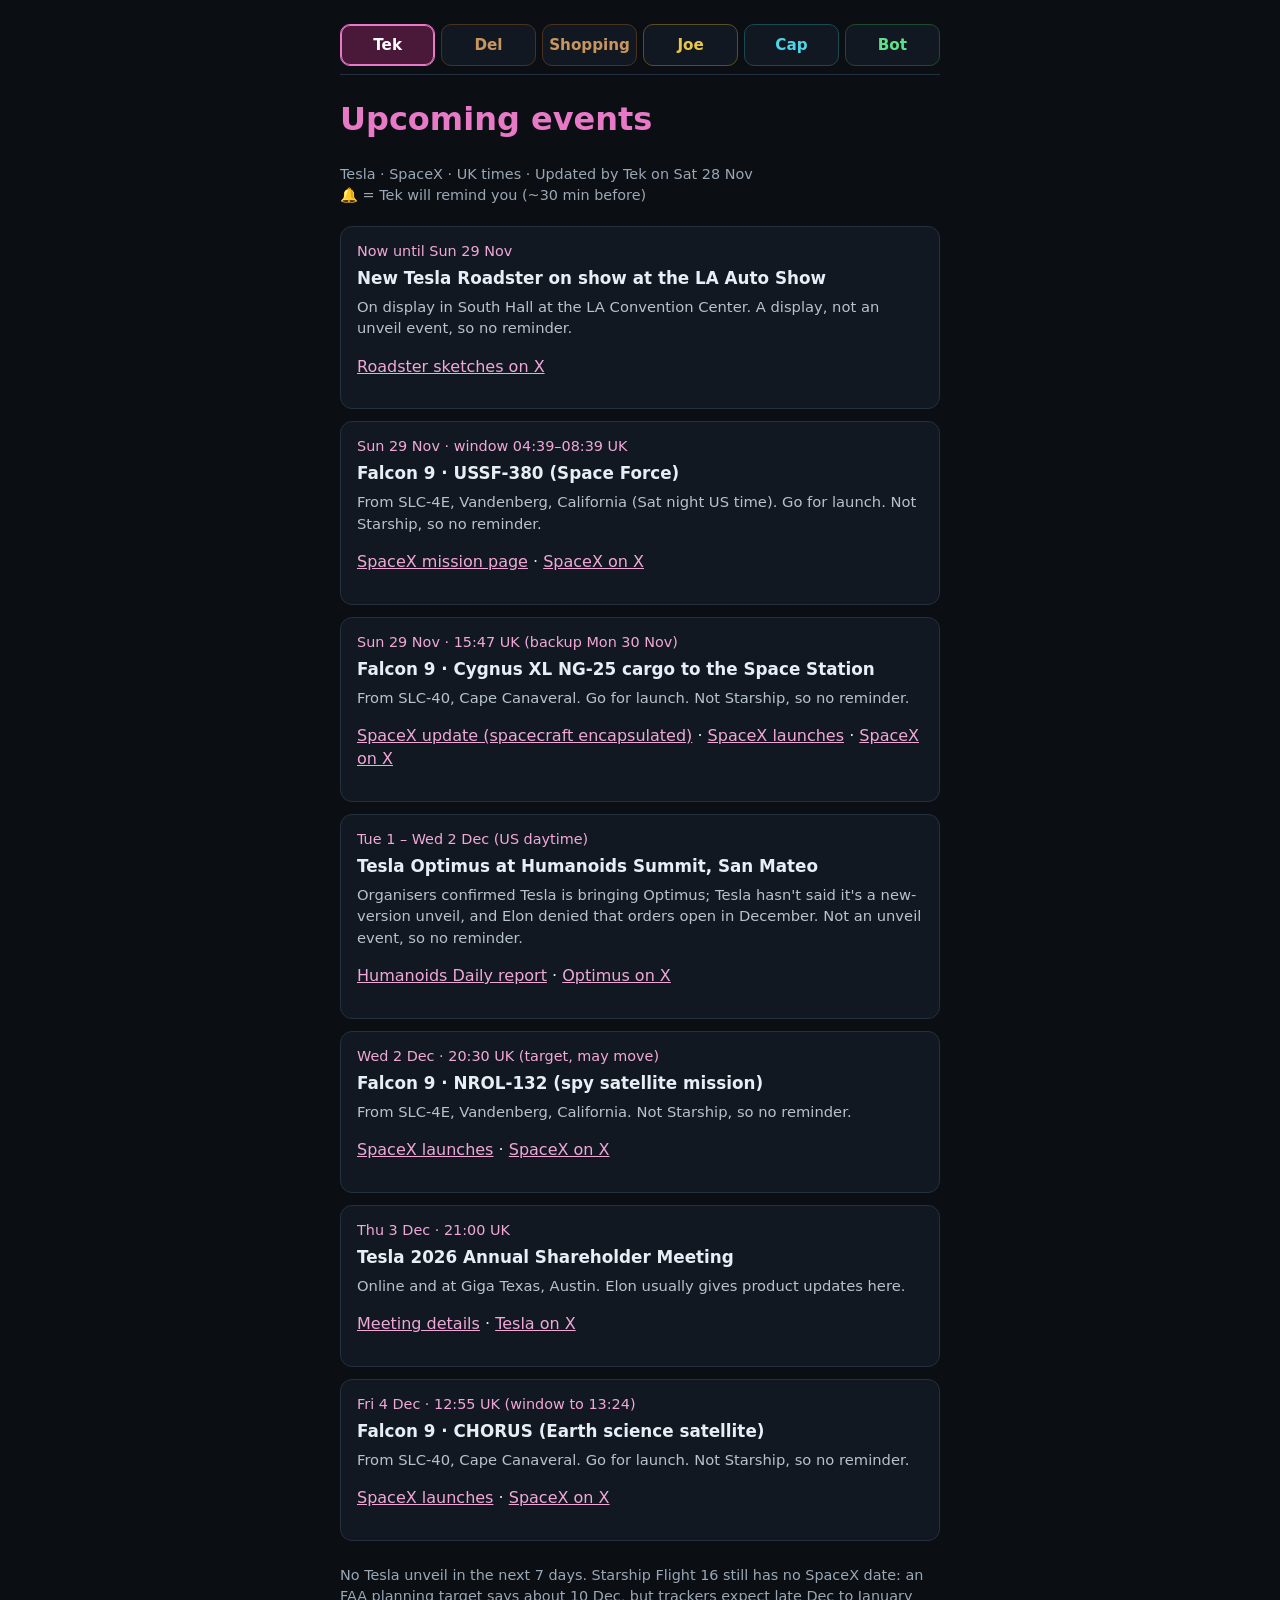
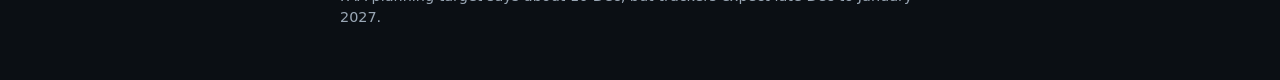
<file: index.html>
<!DOCTYPE html>
<html lang="en">
<head>
  <meta charset="utf-8" />
  <meta name="viewport" content="width=device-width, initial-scale=1" />
  <meta http-equiv="refresh" content="0; url=tek.html" />
  <title>Alex Hub</title>
  <link rel="stylesheet" href="styles.css" />
</head>
<body>
  <div class="wrap">
    <p class="meta">Opening Tek… <a href="tek.html">tap here</a> if nothing happens.</p>
  </div>
</body>
</html>
</file>
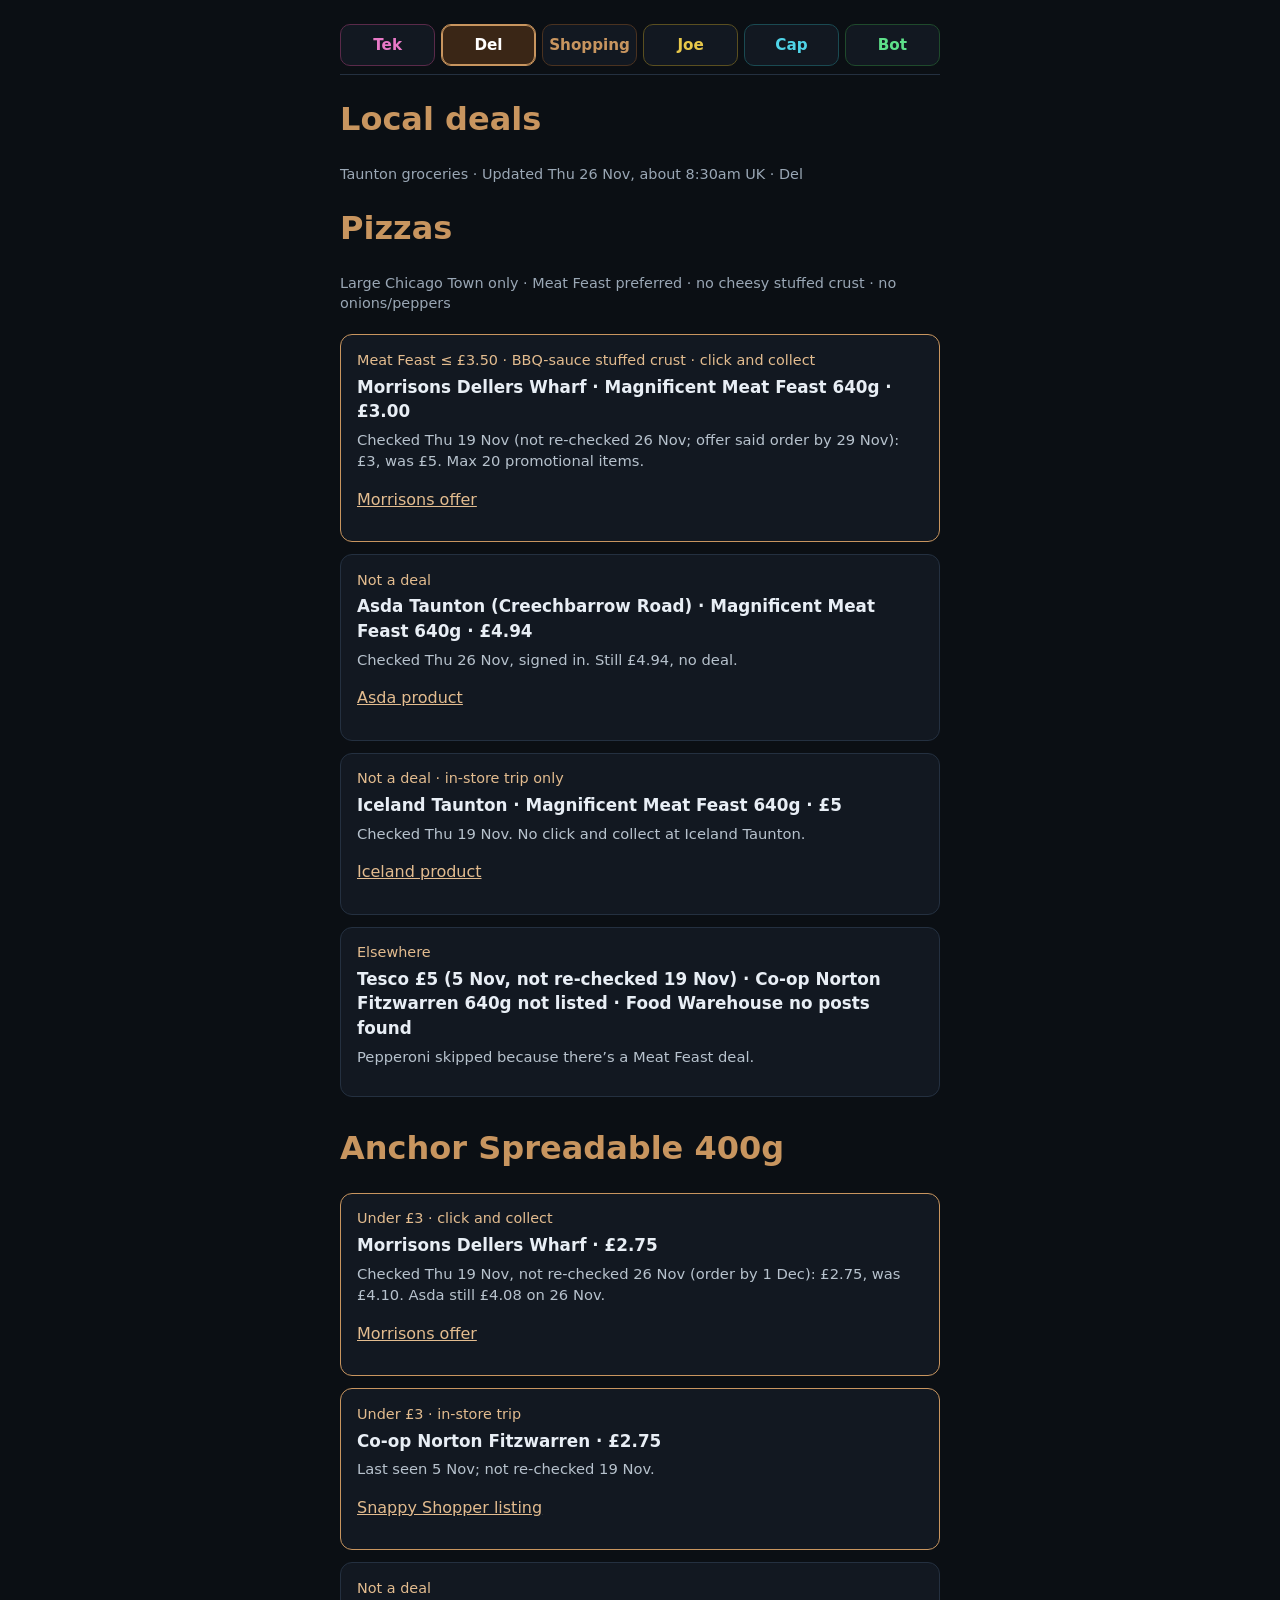
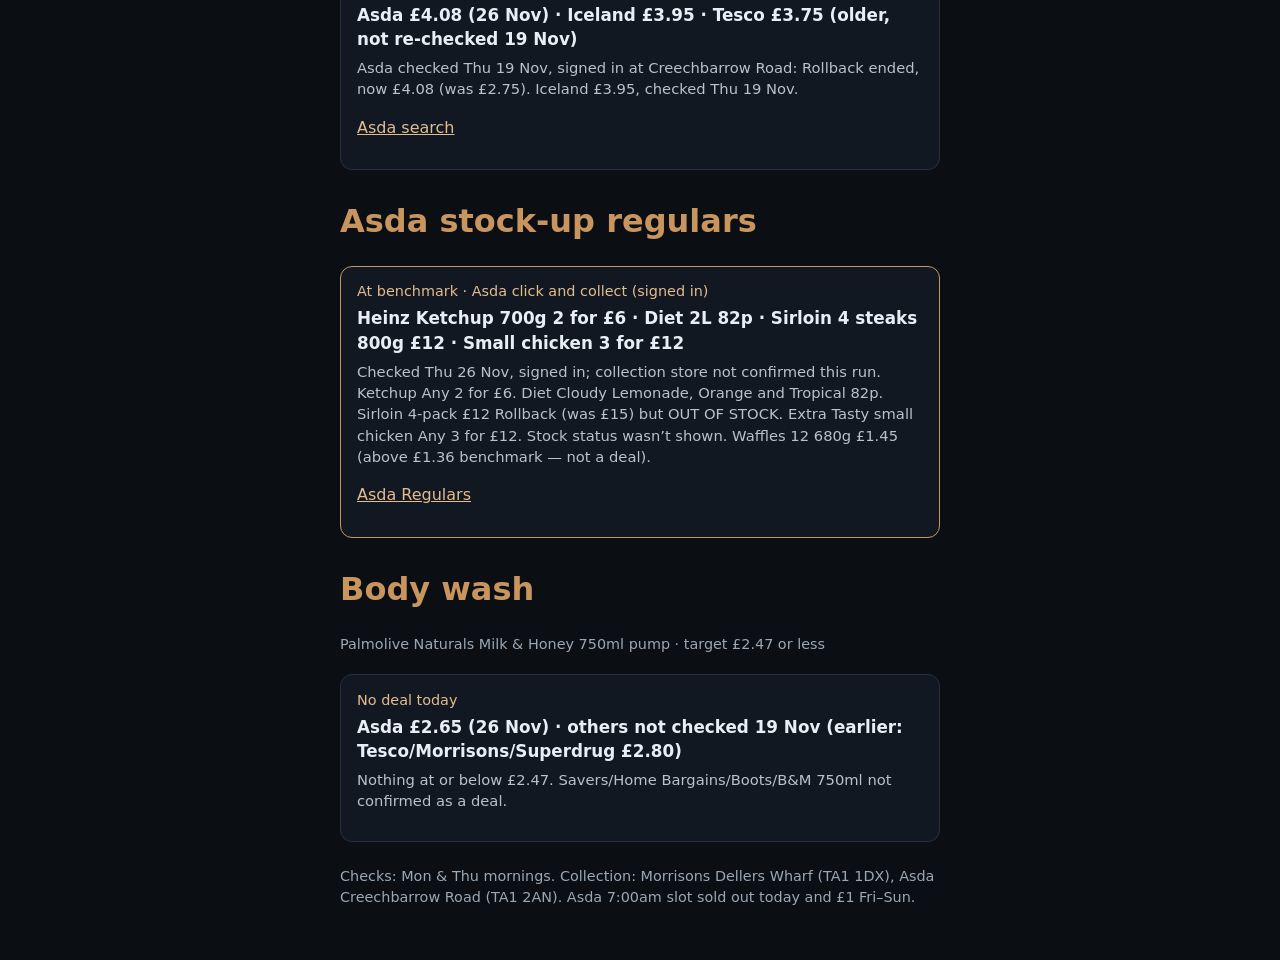
<file: bob.html>
<!DOCTYPE html>
<html lang="en">
<head>
  <meta charset="utf-8" />
  <meta name="viewport" content="width=device-width, initial-scale=1" />
  <title>Alex Hub · Del</title>
  <link rel="stylesheet" href="styles.css" />
</head>
<body class="page-bob">
  <div class="wrap">
    <nav class="tabs" aria-label="Bots">
      <a class="tek" href="tek.html">Tek</a>
      <a class="bob active" href="bob.html">Del</a>
      <a class="list" href="shopping.html">Shopping</a>
      <a class="joe" href="joe.html">Joe</a>
      <a class="cap" href="cap.html">Cap</a>
      <a class="bot" href="bot.html">Bot</a>
    </nav>

    <h1>Local deals</h1>
    <p class="meta">Taunton groceries · Updated Thu 26 Nov, about 8:30am UK · Del</p>

    <h1 style="margin-top:1.25rem">Pizzas</h1>
    <p class="meta">Large Chicago Town only · Meat Feast preferred · no cheesy stuffed crust · no onions/peppers</p>

    <div class="card soon">
      <div class="when">Meat Feast ≤ £3.50 · BBQ-sauce stuffed crust · click and collect</div>
      <div class="title">Morrisons Dellers Wharf · Magnificent Meat Feast 640g · £3.00</div>
      <p class="note">Checked Thu 19 Nov (not re-checked 26 Nov; offer said order by 29 Nov): £3, was £5. Max 20 promotional items.</p>
      <p><a href="https://groceries.morrisons.com/offers/now-3-was-5/1011061161">Morrisons offer</a></p>
    </div>

    <div class="card">
      <div class="when">Not a deal</div>
      <div class="title">Asda Taunton (Creechbarrow Road) · Magnificent Meat Feast 640g · £4.94</div>
      <p class="note">Checked Thu 26 Nov, signed in. Still £4.94, no deal.</p>
      <p><a href="https://www.asda.com/groceries/product/frozen-takeaway-stuffed-crust-pizza/chicago-town-takeaway-stuffed-crust-magnificent-meat-feast-large-pizza-640g/9142221">Asda product</a></p>
    </div>

    <div class="card">
      <div class="when">Not a deal · in-store trip only</div>
      <div class="title">Iceland Taunton · Magnificent Meat Feast 640g · £5</div>
      <p class="note">Checked Thu 19 Nov. No click and collect at Iceland Taunton.</p>
      <p><a href="https://www.iceland.co.uk/p/chicago-town-takeaway-stuffed-crust-magnificent-meat-feast-large-pizza-640g/102921.html">Iceland product</a></p>
    </div>

    <div class="card">
      <div class="when">Elsewhere</div>
      <div class="title">Tesco £5 (5 Nov, not re-checked 19 Nov) · Co-op Norton Fitzwarren 640g not listed · Food Warehouse no posts found</div>
      <p class="note">Pepperoni skipped because there’s a Meat Feast deal.</p>
    </div>

    <h1 style="margin-top:1.75rem">Anchor Spreadable 400g</h1>

    <div class="card soon">
      <div class="when">Under £3 · click and collect</div>
      <div class="title">Morrisons Dellers Wharf · £2.75</div>
      <p class="note">Checked Thu 19 Nov, not re-checked 26 Nov (order by 1 Dec): £2.75, was £4.10. Asda still £4.08 on 26 Nov.</p>
      <p><a href="https://groceries.morrisons.com/offers/now-2-75-was-4-10/1010943844">Morrisons offer</a></p>
    </div>

    <div class="card soon">
      <div class="when">Under £3 · in-store trip</div>
      <div class="title">Co-op Norton Fitzwarren · £2.75</div>
      <p class="note">Last seen 5 Nov; not re-checked 19 Nov.</p>
      <p><a href="https://www.snappyshopper.co.uk/stores/southern-co-op-norton-fitzwarren-4806/category/butter-spreads-886159/menuItem/anchor-spreadable-400g-20778064">Snappy Shopper listing</a></p>
    </div>

    <div class="card">
      <div class="when">Not a deal</div>
      <div class="title">Asda £4.08 (26 Nov) · Iceland £3.95 · Tesco £3.75 (older, not re-checked 19 Nov)</div>
      <p class="note">Asda checked Thu 19 Nov, signed in at Creechbarrow Road: Rollback ended, now £4.08 (was £2.75). Iceland £3.95, checked Thu 19 Nov.</p>
      <p><a href="https://www.asda.com/groceries/search/anchor%20spreadable">Asda search</a></p>
    </div>

    <h1 style="margin-top:1.75rem">Asda stock-up regulars</h1>
    <div class="card soon">
      <div class="when">At benchmark · Asda click and collect (signed in)</div>
      <div class="title">Heinz Ketchup 700g 2 for £6 · Diet 2L 82p · Sirloin 4 steaks 800g £12 · Small chicken 3 for £12</div>
      <p class="note">Checked Thu 26 Nov, signed in; collection store not confirmed this run. Ketchup Any 2 for £6. Diet Cloudy Lemonade, Orange and Tropical 82p. Sirloin 4-pack £12 Rollback (was £15) but OUT OF STOCK. Extra Tasty small chicken Any 3 for £12. Stock status wasn’t shown. Waffles 12 680g £1.45 (above £1.36 benchmark — not a deal).</p>
      <p><a href="https://www.asda.com/groceries/favourites-lists/regulars">Asda Regulars</a></p>
    </div>

    <h1 style="margin-top:1.75rem">Body wash</h1>
    <p class="meta">Palmolive Naturals Milk &amp; Honey 750ml pump · target £2.47 or less</p>
    <div class="card">
      <div class="when">No deal today</div>
      <div class="title">Asda £2.65 (26 Nov) · others not checked 19 Nov (earlier: Tesco/Morrisons/Superdrug £2.80)</div>
      <p class="note">Nothing at or below £2.47. Savers/Home Bargains/Boots/B&amp;M 750ml not confirmed as a deal.</p>
    </div>

    <p class="meta" style="margin-top:1.5rem">Checks: Mon &amp; Thu mornings. Collection: Morrisons Dellers Wharf (TA1 1DX), Asda Creechbarrow Road (TA1 2AN). Asda 7:00am slot sold out today and £1 Fri–Sun.</p>
  </div>
</body>
</html>
</file>
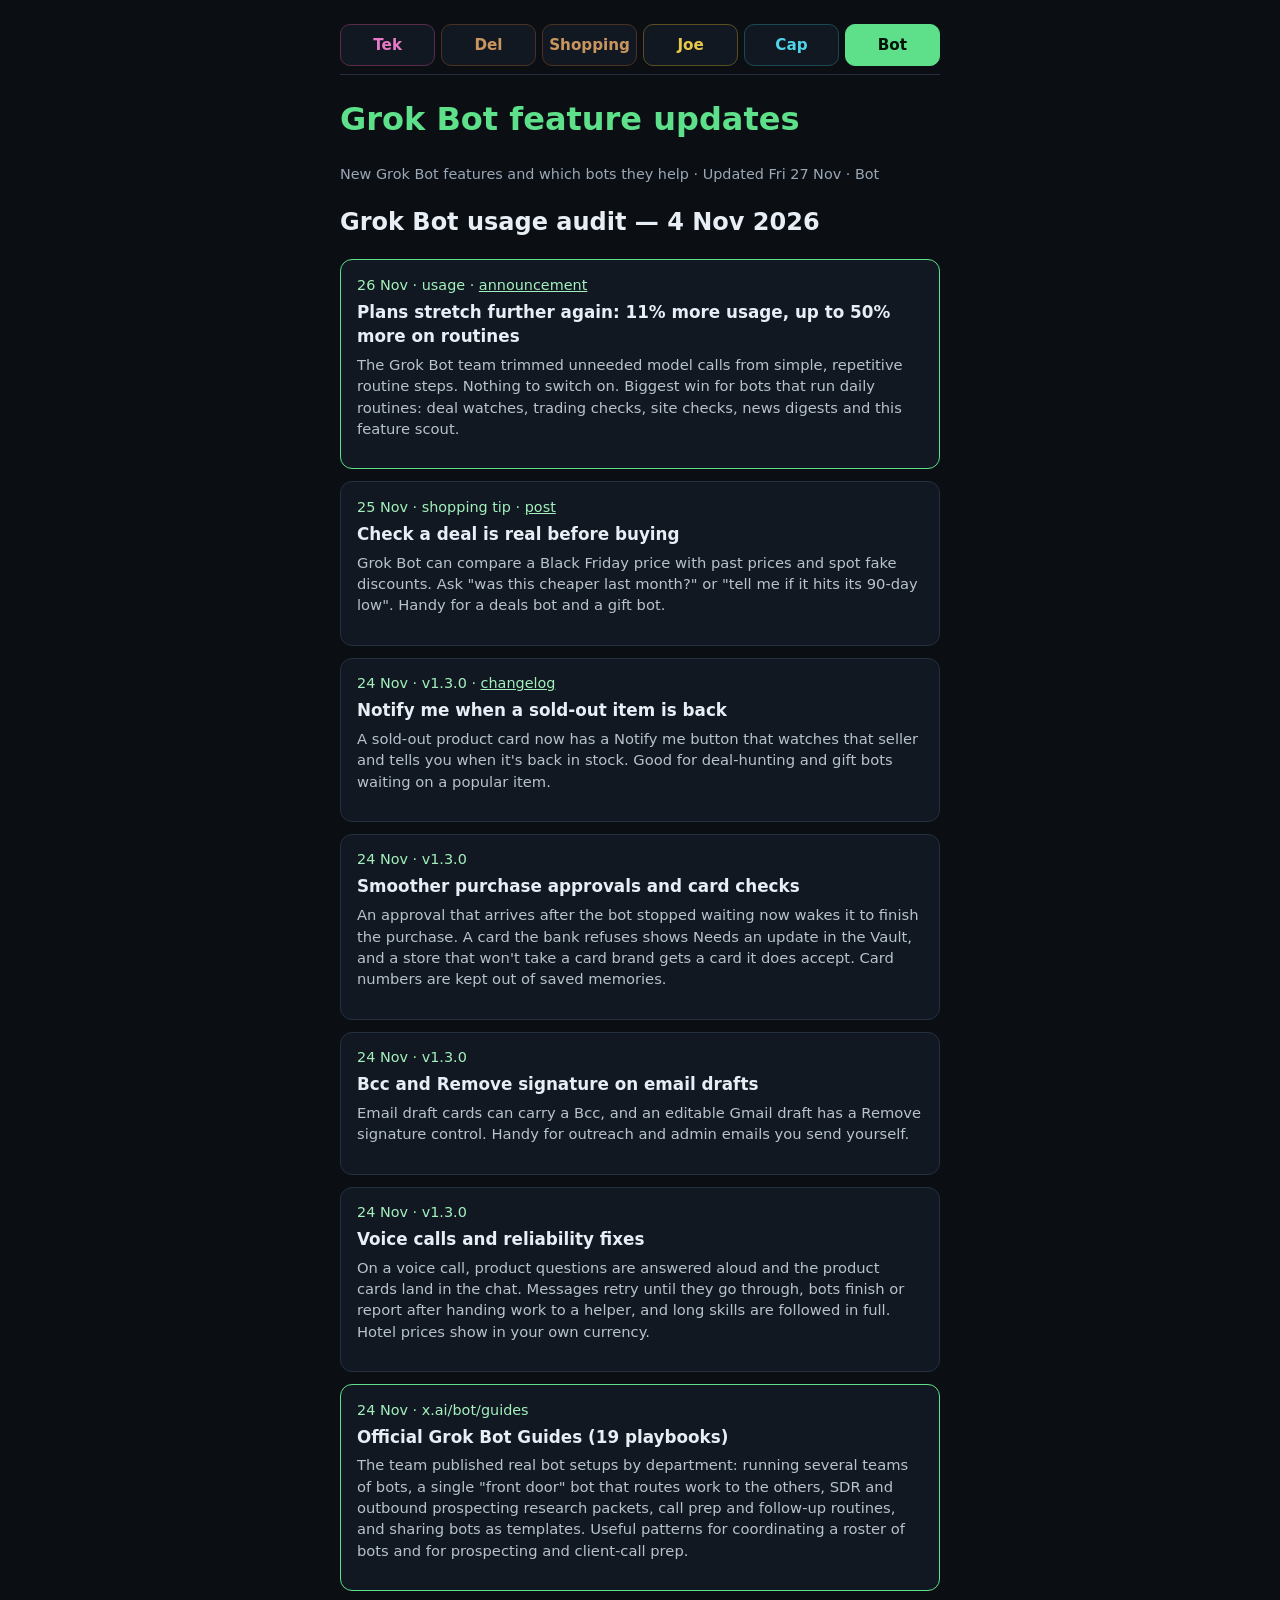
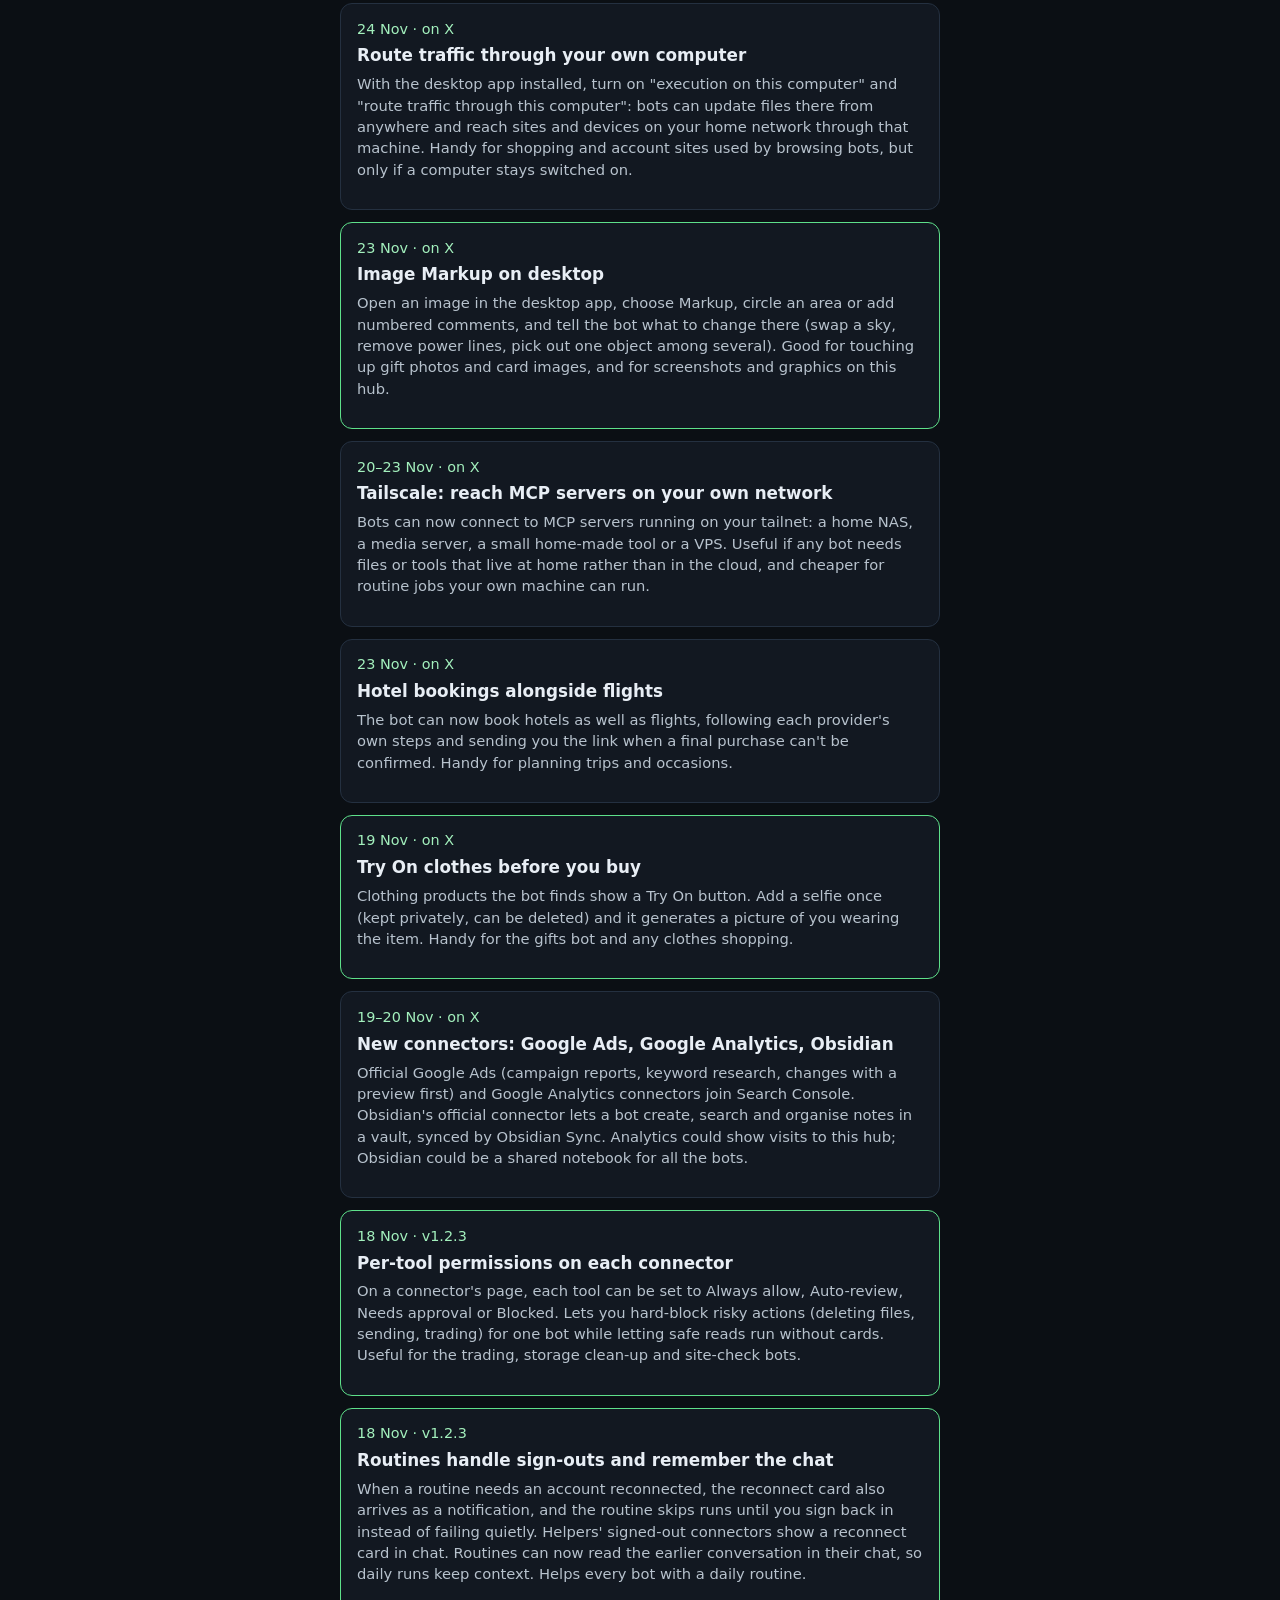
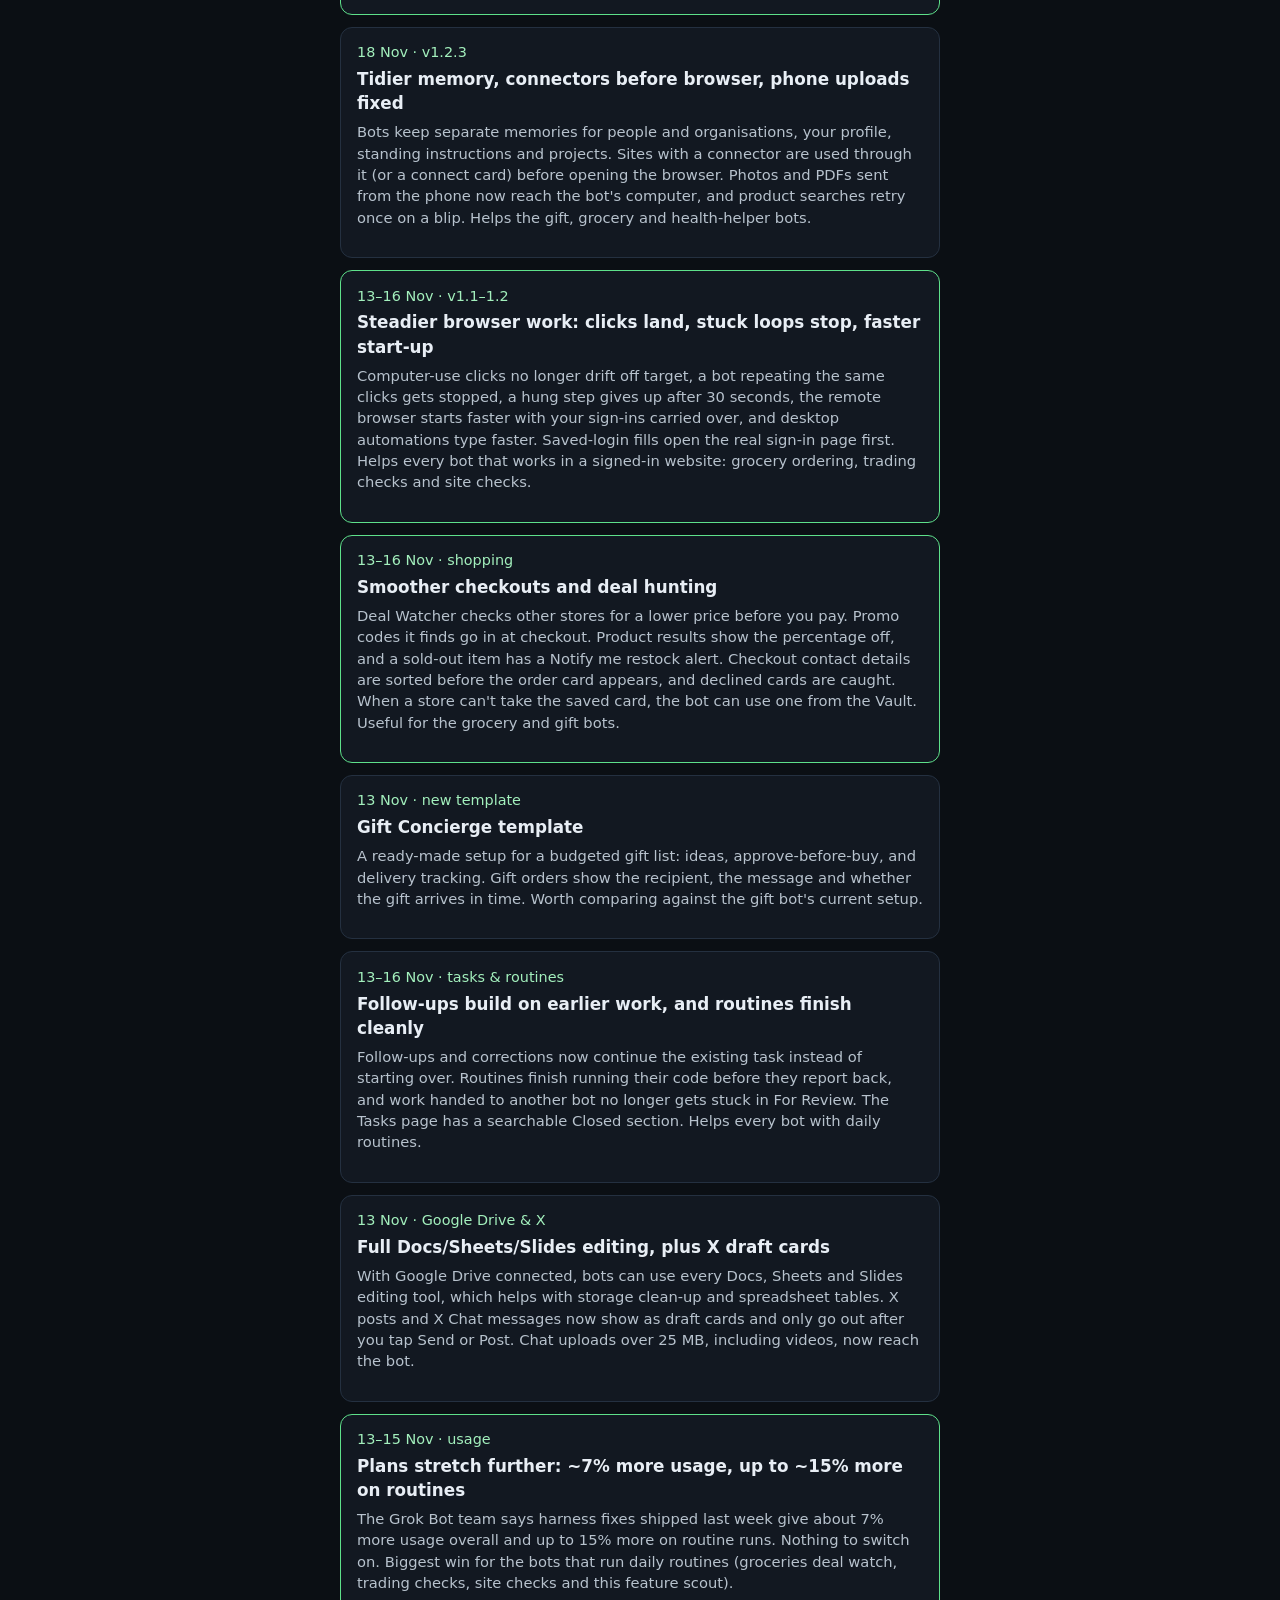
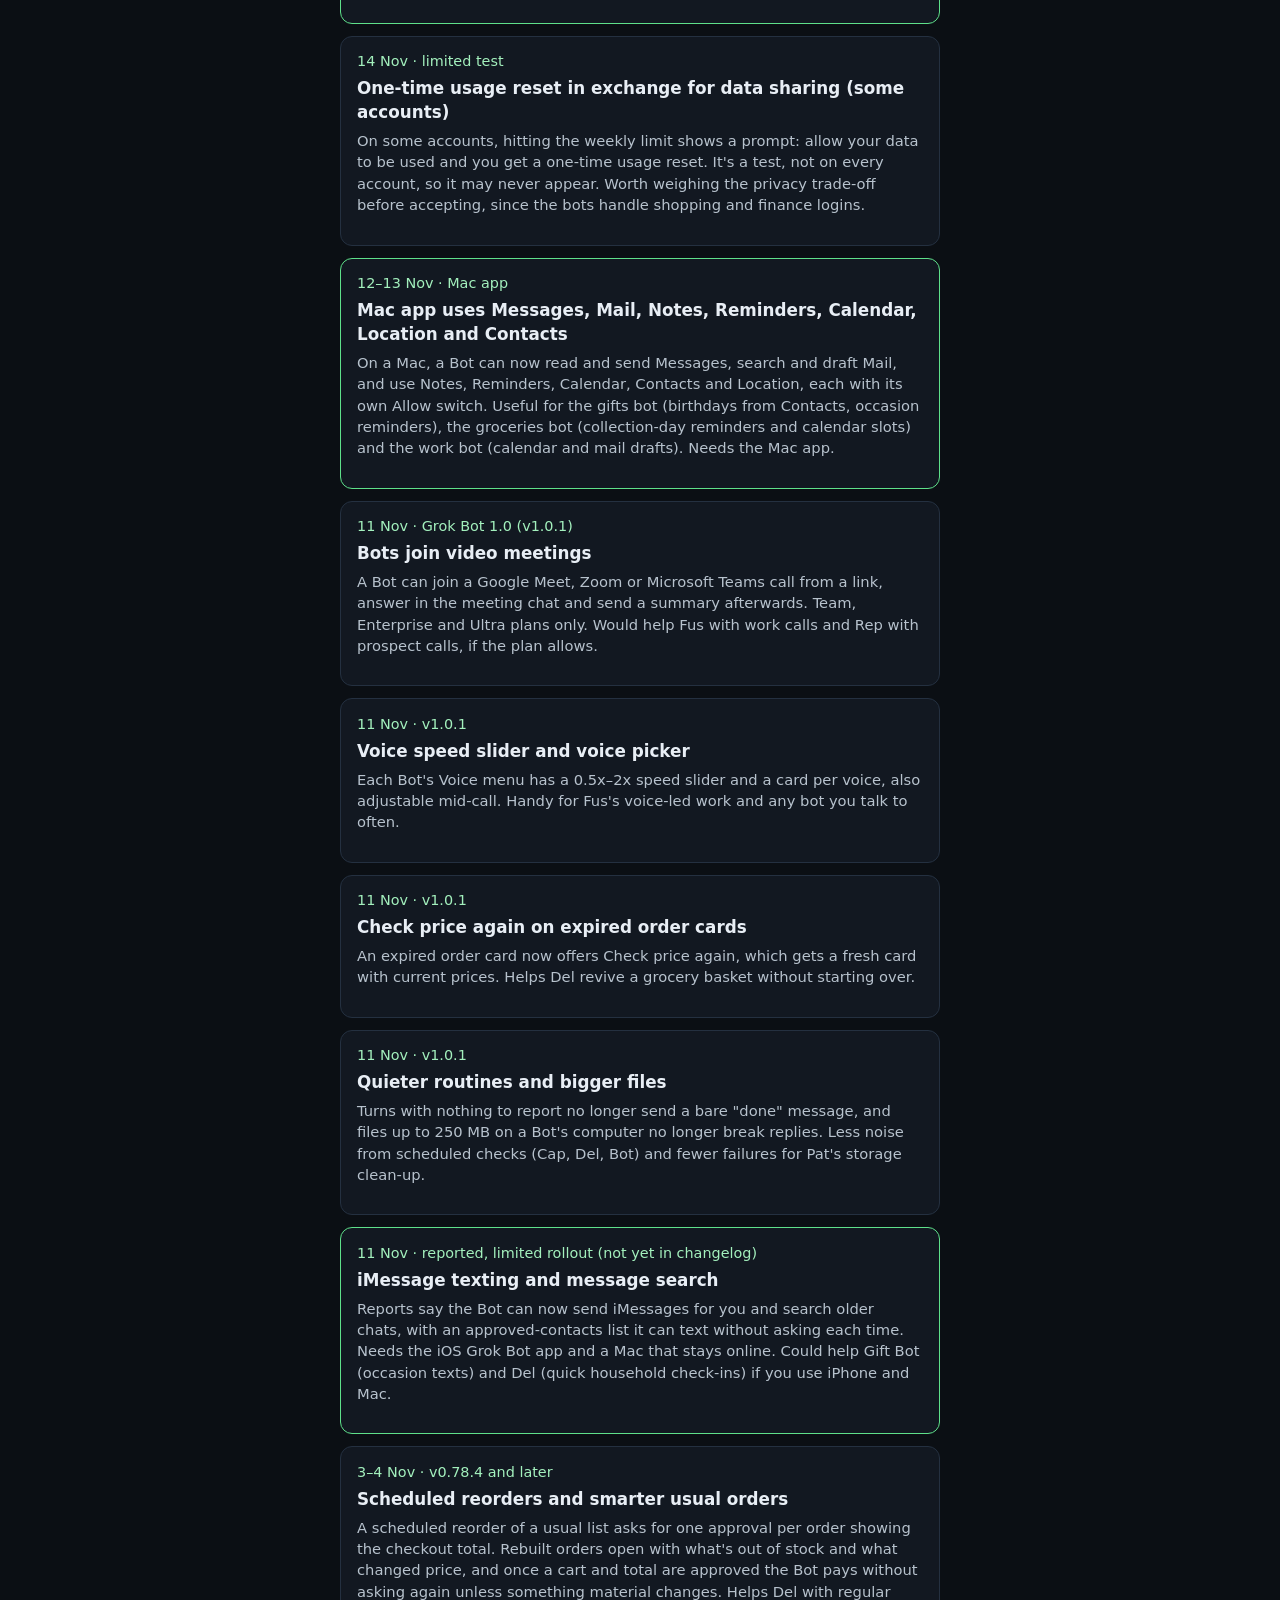
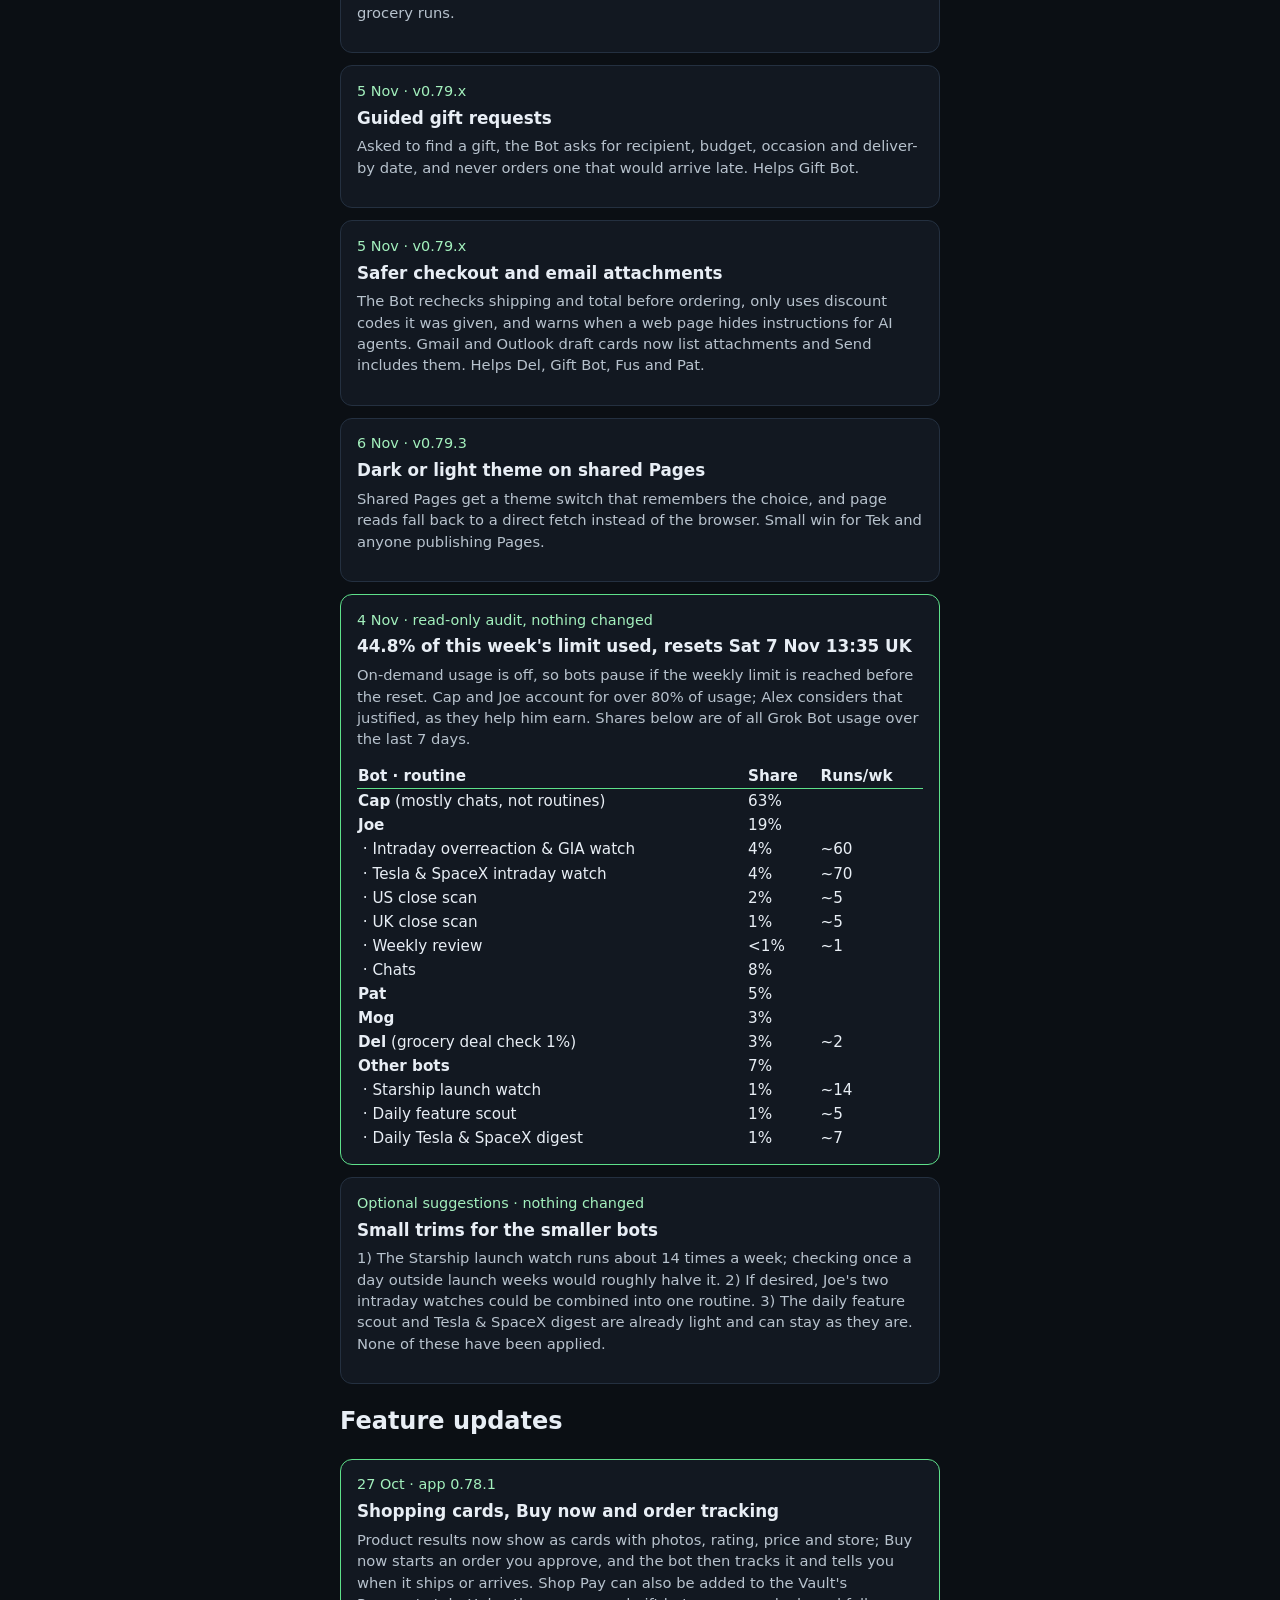
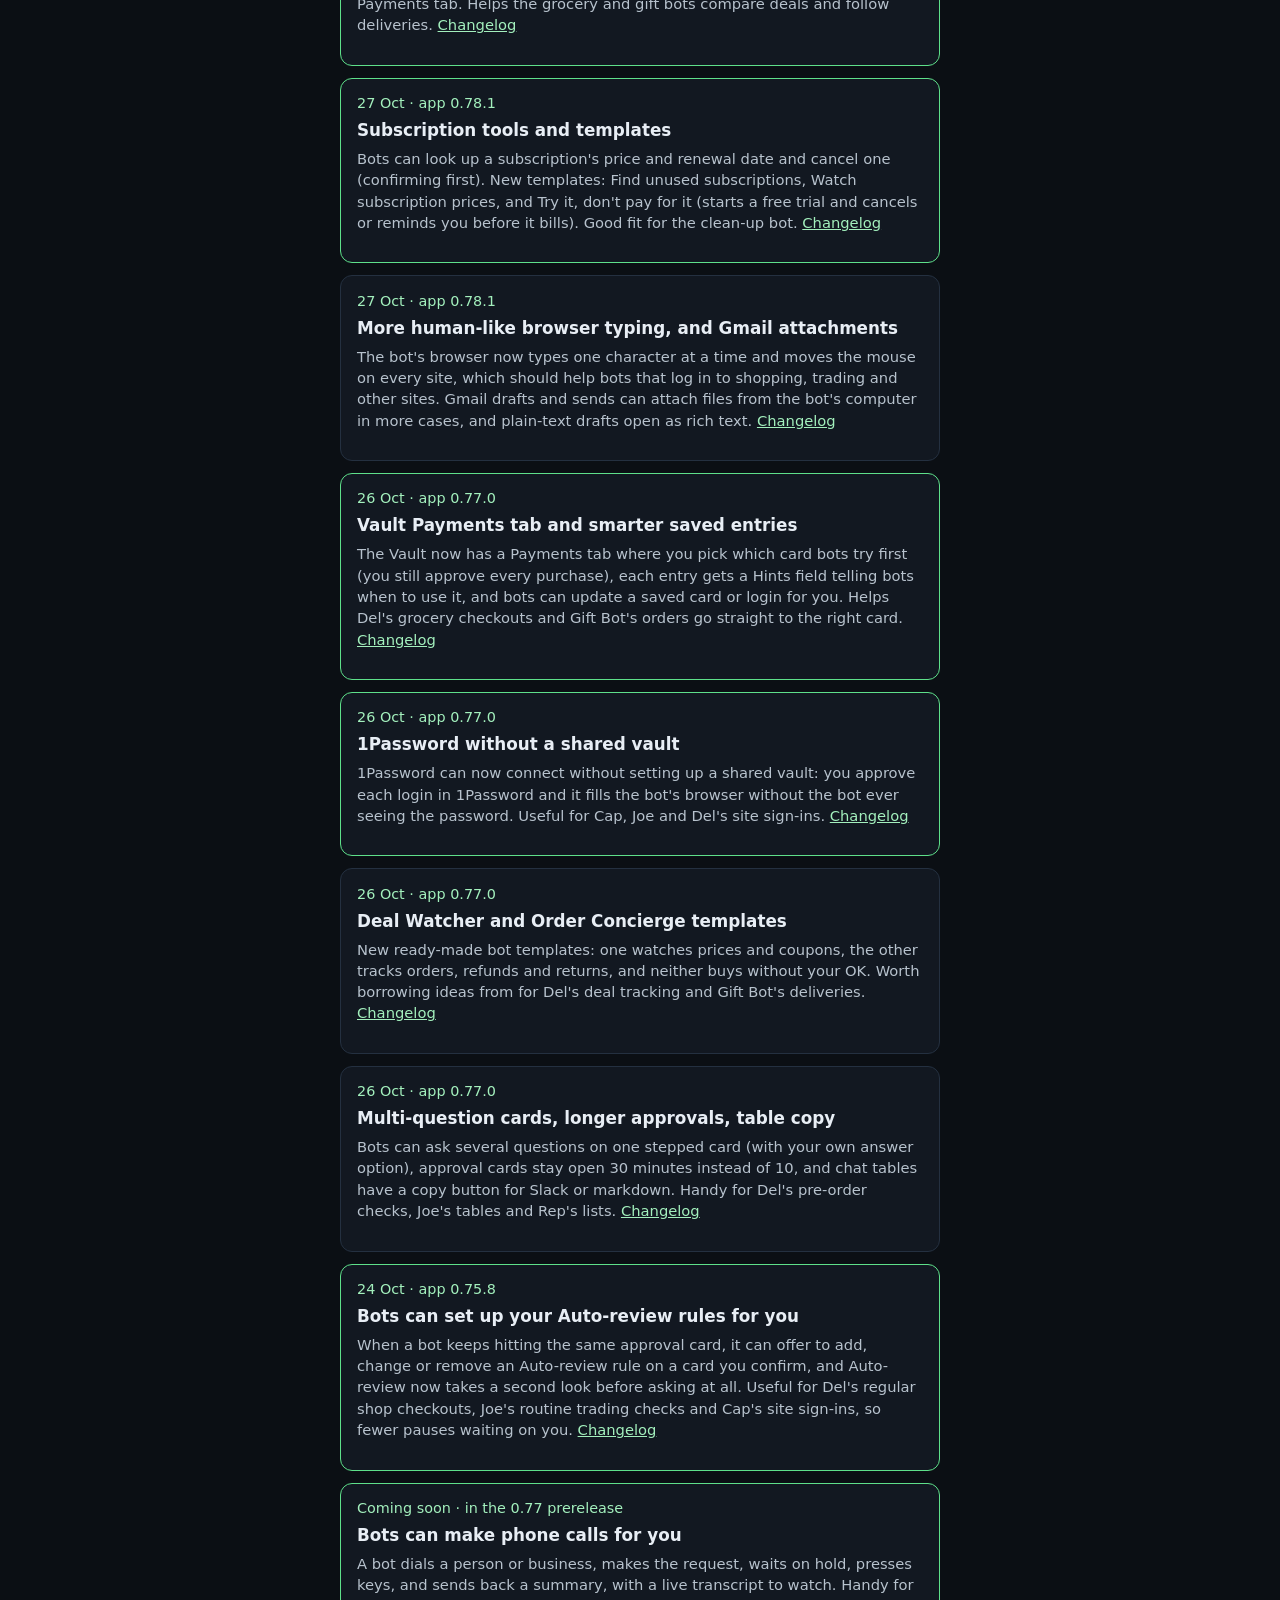
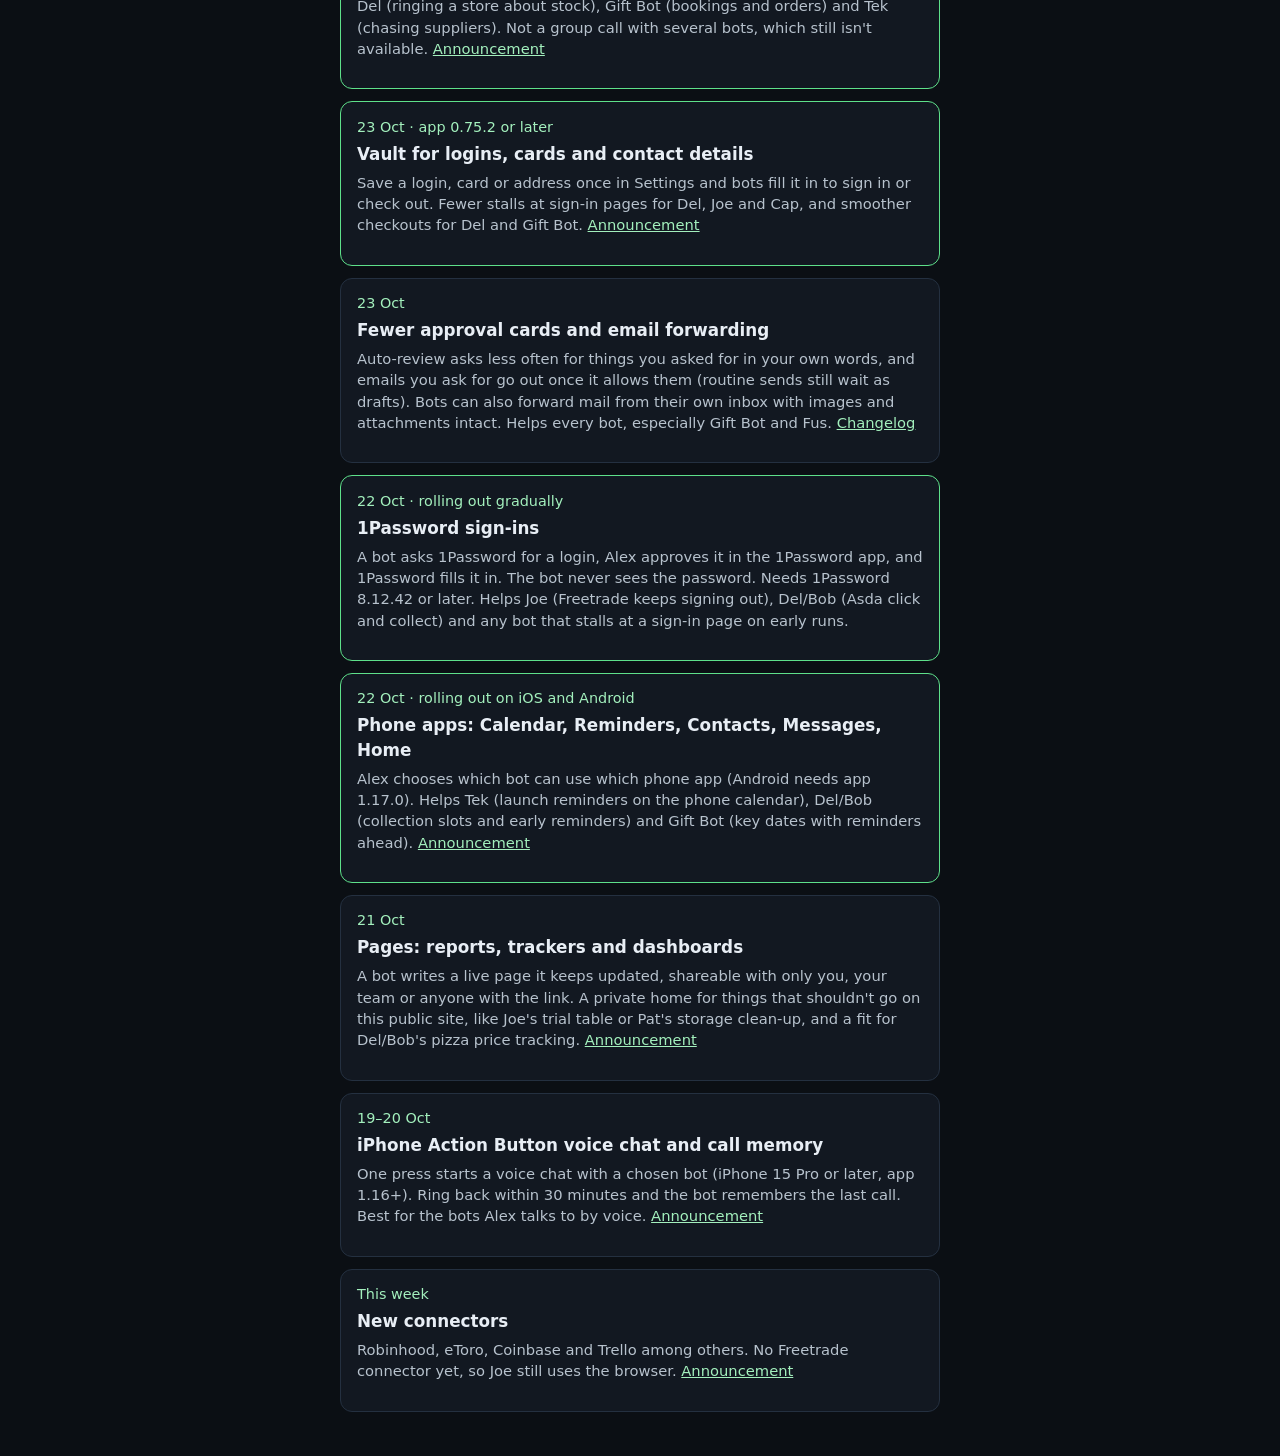
<file: bot.html>
<!DOCTYPE html>
<html lang="en">
<head>
  <meta charset="utf-8" />
  <meta name="viewport" content="width=device-width, initial-scale=1" />
  <title>Alex Hub · Bot</title>
  <link rel="stylesheet" href="styles.css" />
</head>
<body class="page-bot">
  <div class="wrap">
    <nav class="tabs" aria-label="Bots">
      <a class="tek" href="tek.html">Tek</a>
      <a class="bob" href="bob.html">Del</a>
      <a class="list" href="shopping.html">Shopping</a>
      <a class="joe" href="joe.html">Joe</a>
      <a class="cap" href="cap.html">Cap</a>
      <a class="bot active" href="bot.html">Bot</a>
    </nav>

    <h1>Grok Bot feature updates</h1>
    <p class="meta">New Grok Bot features and which bots they help · Updated Fri 27 Nov · Bot</p>

    <h2>Grok Bot usage audit — 4 Nov 2026</h2>
    <div class="card highlight">
      <div class="when">26 Nov · usage · <a href="https://x.com/SamSokolin/status/2126027973568466949">announcement</a></div>
      <div class="title">Plans stretch further again: 11% more usage, up to 50% more on routines</div>
      <p class="note">The Grok Bot team trimmed unneeded model calls from simple, repetitive routine steps. Nothing to switch on. Biggest win for bots that run daily routines: deal watches, trading checks, site checks, news digests and this feature scout.</p>
    </div>
    <div class="card">
      <div class="when">25 Nov · shopping tip · <a href="https://x.com/elonmusk/status/2125464682580623467">post</a></div>
      <div class="title">Check a deal is real before buying</div>
      <p class="note">Grok Bot can compare a Black Friday price with past prices and spot fake discounts. Ask "was this cheaper last month?" or "tell me if it hits its 90-day low". Handy for a deals bot and a gift bot.</p>
    </div>
    <div class="card">
      <div class="when">24 Nov · v1.3.0 · <a href="https://x.ai/changelog/bot">changelog</a></div>
      <div class="title">Notify me when a sold-out item is back</div>
      <p class="note">A sold-out product card now has a Notify me button that watches that seller and tells you when it's back in stock. Good for deal-hunting and gift bots waiting on a popular item.</p>
    </div>
    <div class="card">
      <div class="when">24 Nov · v1.3.0</div>
      <div class="title">Smoother purchase approvals and card checks</div>
      <p class="note">An approval that arrives after the bot stopped waiting now wakes it to finish the purchase. A card the bank refuses shows Needs an update in the Vault, and a store that won't take a card brand gets a card it does accept. Card numbers are kept out of saved memories.</p>
    </div>
    <div class="card">
      <div class="when">24 Nov · v1.3.0</div>
      <div class="title">Bcc and Remove signature on email drafts</div>
      <p class="note">Email draft cards can carry a Bcc, and an editable Gmail draft has a Remove signature control. Handy for outreach and admin emails you send yourself.</p>
    </div>
    <div class="card">
      <div class="when">24 Nov · v1.3.0</div>
      <div class="title">Voice calls and reliability fixes</div>
      <p class="note">On a voice call, product questions are answered aloud and the product cards land in the chat. Messages retry until they go through, bots finish or report after handing work to a helper, and long skills are followed in full. Hotel prices show in your own currency.</p>
    </div>
    <div class="card highlight">
      <div class="when">24 Nov · x.ai/bot/guides</div>
      <div class="title">Official Grok Bot Guides (19 playbooks)</div>
      <p class="note">The team published real bot setups by department: running several teams of bots, a single "front door" bot that routes work to the others, SDR and outbound prospecting research packets, call prep and follow-up routines, and sharing bots as templates. Useful patterns for coordinating a roster of bots and for prospecting and client-call prep.</p>
    </div>
    <div class="card">
      <div class="when">24 Nov · on X</div>
      <div class="title">Route traffic through your own computer</div>
      <p class="note">With the desktop app installed, turn on "execution on this computer" and "route traffic through this computer": bots can update files there from anywhere and reach sites and devices on your home network through that machine. Handy for shopping and account sites used by browsing bots, but only if a computer stays switched on.</p>
    </div>
    <div class="card highlight">
      <div class="when">23 Nov · on X</div>
      <div class="title">Image Markup on desktop</div>
      <p class="note">Open an image in the desktop app, choose Markup, circle an area or add numbered comments, and tell the bot what to change there (swap a sky, remove power lines, pick out one object among several). Good for touching up gift photos and card images, and for screenshots and graphics on this hub.</p>
    </div>
    <div class="card">
      <div class="when">20–23 Nov · on X</div>
      <div class="title">Tailscale: reach MCP servers on your own network</div>
      <p class="note">Bots can now connect to MCP servers running on your tailnet: a home NAS, a media server, a small home-made tool or a VPS. Useful if any bot needs files or tools that live at home rather than in the cloud, and cheaper for routine jobs your own machine can run.</p>
    </div>
    <div class="card">
      <div class="when">23 Nov · on X</div>
      <div class="title">Hotel bookings alongside flights</div>
      <p class="note">The bot can now book hotels as well as flights, following each provider's own steps and sending you the link when a final purchase can't be confirmed. Handy for planning trips and occasions.</p>
    </div>
    <div class="card highlight">
      <div class="when">19 Nov · on X</div>
      <div class="title">Try On clothes before you buy</div>
      <p class="note">Clothing products the bot finds show a Try On button. Add a selfie once (kept privately, can be deleted) and it generates a picture of you wearing the item. Handy for the gifts bot and any clothes shopping.</p>
    </div>
    <div class="card">
      <div class="when">19–20 Nov · on X</div>
      <div class="title">New connectors: Google Ads, Google Analytics, Obsidian</div>
      <p class="note">Official Google Ads (campaign reports, keyword research, changes with a preview first) and Google Analytics connectors join Search Console. Obsidian's official connector lets a bot create, search and organise notes in a vault, synced by Obsidian Sync. Analytics could show visits to this hub; Obsidian could be a shared notebook for all the bots.</p>
    </div>
    <div class="card highlight">
      <div class="when">18 Nov · v1.2.3</div>
      <div class="title">Per-tool permissions on each connector</div>
      <p class="note">On a connector's page, each tool can be set to Always allow, Auto-review, Needs approval or Blocked. Lets you hard-block risky actions (deleting files, sending, trading) for one bot while letting safe reads run without cards. Useful for the trading, storage clean-up and site-check bots.</p>
    </div>
    <div class="card highlight">
      <div class="when">18 Nov · v1.2.3</div>
      <div class="title">Routines handle sign-outs and remember the chat</div>
      <p class="note">When a routine needs an account reconnected, the reconnect card also arrives as a notification, and the routine skips runs until you sign back in instead of failing quietly. Helpers' signed-out connectors show a reconnect card in chat. Routines can now read the earlier conversation in their chat, so daily runs keep context. Helps every bot with a daily routine.</p>
    </div>
    <div class="card">
      <div class="when">18 Nov · v1.2.3</div>
      <div class="title">Tidier memory, connectors before browser, phone uploads fixed</div>
      <p class="note">Bots keep separate memories for people and organisations, your profile, standing instructions and projects. Sites with a connector are used through it (or a connect card) before opening the browser. Photos and PDFs sent from the phone now reach the bot's computer, and product searches retry once on a blip. Helps the gift, grocery and health-helper bots.</p>
    </div>
    <div class="card highlight">
      <div class="when">13–16 Nov · v1.1–1.2</div>
      <div class="title">Steadier browser work: clicks land, stuck loops stop, faster start-up</div>
      <p class="note">Computer-use clicks no longer drift off target, a bot repeating the same clicks gets stopped, a hung step gives up after 30 seconds, the remote browser starts faster with your sign-ins carried over, and desktop automations type faster. Saved-login fills open the real sign-in page first. Helps every bot that works in a signed-in website: grocery ordering, trading checks and site checks.</p>
    </div>
    <div class="card highlight">
      <div class="when">13–16 Nov · shopping</div>
      <div class="title">Smoother checkouts and deal hunting</div>
      <p class="note">Deal Watcher checks other stores for a lower price before you pay. Promo codes it finds go in at checkout. Product results show the percentage off, and a sold-out item has a Notify me restock alert. Checkout contact details are sorted before the order card appears, and declined cards are caught. When a store can't take the saved card, the bot can use one from the Vault. Useful for the grocery and gift bots.</p>
    </div>
    <div class="card">
      <div class="when">13 Nov · new template</div>
      <div class="title">Gift Concierge template</div>
      <p class="note">A ready-made setup for a budgeted gift list: ideas, approve-before-buy, and delivery tracking. Gift orders show the recipient, the message and whether the gift arrives in time. Worth comparing against the gift bot's current setup.</p>
    </div>
    <div class="card">
      <div class="when">13–16 Nov · tasks & routines</div>
      <div class="title">Follow-ups build on earlier work, and routines finish cleanly</div>
      <p class="note">Follow-ups and corrections now continue the existing task instead of starting over. Routines finish running their code before they report back, and work handed to another bot no longer gets stuck in For Review. The Tasks page has a searchable Closed section. Helps every bot with daily routines.</p>
    </div>
    <div class="card">
      <div class="when">13 Nov · Google Drive & X</div>
      <div class="title">Full Docs/Sheets/Slides editing, plus X draft cards</div>
      <p class="note">With Google Drive connected, bots can use every Docs, Sheets and Slides editing tool, which helps with storage clean-up and spreadsheet tables. X posts and X Chat messages now show as draft cards and only go out after you tap Send or Post. Chat uploads over 25 MB, including videos, now reach the bot.</p>
    </div>
    <div class="card highlight">
      <div class="when">13–15 Nov · usage</div>
      <div class="title">Plans stretch further: ~7% more usage, up to ~15% more on routines</div>
      <p class="note">The Grok Bot team says harness fixes shipped last week give about 7% more usage overall and up to 15% more on routine runs. Nothing to switch on. Biggest win for the bots that run daily routines (groceries deal watch, trading checks, site checks and this feature scout).</p>
    </div>
    <div class="card">
      <div class="when">14 Nov · limited test</div>
      <div class="title">One-time usage reset in exchange for data sharing (some accounts)</div>
      <p class="note">On some accounts, hitting the weekly limit shows a prompt: allow your data to be used and you get a one-time usage reset. It's a test, not on every account, so it may never appear. Worth weighing the privacy trade-off before accepting, since the bots handle shopping and finance logins.</p>
    </div>
    <div class="card highlight">
      <div class="when">12–13 Nov · Mac app</div>
      <div class="title">Mac app uses Messages, Mail, Notes, Reminders, Calendar, Location and Contacts</div>
      <p class="note">On a Mac, a Bot can now read and send Messages, search and draft Mail, and use Notes, Reminders, Calendar, Contacts and Location, each with its own Allow switch. Useful for the gifts bot (birthdays from Contacts, occasion reminders), the groceries bot (collection-day reminders and calendar slots) and the work bot (calendar and mail drafts). Needs the Mac app.</p>
    </div>
    <div class="card">
      <div class="when">11 Nov · Grok Bot 1.0 (v1.0.1)</div>
      <div class="title">Bots join video meetings</div>
      <p class="note">A Bot can join a Google Meet, Zoom or Microsoft Teams call from a link, answer in the meeting chat and send a summary afterwards. Team, Enterprise and Ultra plans only. Would help Fus with work calls and Rep with prospect calls, if the plan allows.</p>
    </div>
    <div class="card">
      <div class="when">11 Nov · v1.0.1</div>
      <div class="title">Voice speed slider and voice picker</div>
      <p class="note">Each Bot's Voice menu has a 0.5x–2x speed slider and a card per voice, also adjustable mid-call. Handy for Fus's voice-led work and any bot you talk to often.</p>
    </div>
    <div class="card">
      <div class="when">11 Nov · v1.0.1</div>
      <div class="title">Check price again on expired order cards</div>
      <p class="note">An expired order card now offers Check price again, which gets a fresh card with current prices. Helps Del revive a grocery basket without starting over.</p>
    </div>
    <div class="card">
      <div class="when">11 Nov · v1.0.1</div>
      <div class="title">Quieter routines and bigger files</div>
      <p class="note">Turns with nothing to report no longer send a bare "done" message, and files up to 250 MB on a Bot's computer no longer break replies. Less noise from scheduled checks (Cap, Del, Bot) and fewer failures for Pat's storage clean-up.</p>
    </div>
    <div class="card highlight">
      <div class="when">11 Nov · reported, limited rollout (not yet in changelog)</div>
      <div class="title">iMessage texting and message search</div>
      <p class="note">Reports say the Bot can now send iMessages for you and search older chats, with an approved-contacts list it can text without asking each time. Needs the iOS Grok Bot app and a Mac that stays online. Could help Gift Bot (occasion texts) and Del (quick household check-ins) if you use iPhone and Mac.</p>
    </div>
    <div class="card">
      <div class="when">3–4 Nov · v0.78.4 and later</div>
      <div class="title">Scheduled reorders and smarter usual orders</div>
      <p class="note">A scheduled reorder of a usual list asks for one approval per order showing the checkout total. Rebuilt orders open with what's out of stock and what changed price, and once a cart and total are approved the Bot pays without asking again unless something material changes. Helps Del with regular grocery runs.</p>
    </div>
    <div class="card">
      <div class="when">5 Nov · v0.79.x</div>
      <div class="title">Guided gift requests</div>
      <p class="note">Asked to find a gift, the Bot asks for recipient, budget, occasion and deliver-by date, and never orders one that would arrive late. Helps Gift Bot.</p>
    </div>
    <div class="card">
      <div class="when">5 Nov · v0.79.x</div>
      <div class="title">Safer checkout and email attachments</div>
      <p class="note">The Bot rechecks shipping and total before ordering, only uses discount codes it was given, and warns when a web page hides instructions for AI agents. Gmail and Outlook draft cards now list attachments and Send includes them. Helps Del, Gift Bot, Fus and Pat.</p>
    </div>
    <div class="card">
      <div class="when">6 Nov · v0.79.3</div>
      <div class="title">Dark or light theme on shared Pages</div>
      <p class="note">Shared Pages get a theme switch that remembers the choice, and page reads fall back to a direct fetch instead of the browser. Small win for Tek and anyone publishing Pages.</p>
    </div>
    <div class="card highlight">
      <div class="when">4 Nov · read-only audit, nothing changed</div>
      <div class="title">44.8% of this week's limit used, resets Sat 7 Nov 13:35 UK</div>
      <p class="note">On-demand usage is off, so bots pause if the weekly limit is reached before the reset. Cap and Joe account for over 80% of usage; Alex considers that justified, as they help him earn. Shares below are of all Grok Bot usage over the last 7 days.</p>
      <table style="width:100%;border-collapse:collapse;margin-top:8px;font-size:0.95em">
        <thead><tr style="text-align:left;border-bottom:1px solid #5ee08a"><th>Bot · routine</th><th>Share</th><th>Runs/wk</th></tr></thead>
        <tbody>
          <tr><td><strong>Cap</strong> (mostly chats, not routines)</td><td>63%</td><td></td></tr>
          <tr><td><strong>Joe</strong></td><td>19%</td><td></td></tr>
          <tr><td>&nbsp;· Intraday overreaction &amp; GIA watch</td><td>4%</td><td>~60</td></tr>
          <tr><td>&nbsp;· Tesla &amp; SpaceX intraday watch</td><td>4%</td><td>~70</td></tr>
          <tr><td>&nbsp;· US close scan</td><td>2%</td><td>~5</td></tr>
          <tr><td>&nbsp;· UK close scan</td><td>1%</td><td>~5</td></tr>
          <tr><td>&nbsp;· Weekly review</td><td>&lt;1%</td><td>~1</td></tr>
          <tr><td>&nbsp;· Chats</td><td>8%</td><td></td></tr>
          <tr><td><strong>Pat</strong></td><td>5%</td><td></td></tr>
          <tr><td><strong>Mog</strong></td><td>3%</td><td></td></tr>
          <tr><td><strong>Del</strong> (grocery deal check 1%)</td><td>3%</td><td>~2</td></tr>
          <tr><td><strong>Other bots</strong></td><td>7%</td><td></td></tr>
          <tr><td>&nbsp;· Starship launch watch</td><td>1%</td><td>~14</td></tr>
          <tr><td>&nbsp;· Daily feature scout</td><td>1%</td><td>~5</td></tr>
          <tr><td>&nbsp;· Daily Tesla &amp; SpaceX digest</td><td>1%</td><td>~7</td></tr>
        </tbody>
      </table>
    </div>
    <div class="card">
      <div class="when">Optional suggestions · nothing changed</div>
      <div class="title">Small trims for the smaller bots</div>
      <p class="note">1) The Starship launch watch runs about 14 times a week; checking once a day outside launch weeks would roughly halve it. 2) If desired, Joe's two intraday watches could be combined into one routine. 3) The daily feature scout and Tesla &amp; SpaceX digest are already light and can stay as they are. None of these have been applied.</p>
    </div>

    <h2>Feature updates</h2>
    <div class="card highlight">
      <div class="when">27 Oct · app 0.78.1</div>
      <div class="title">Shopping cards, Buy now and order tracking</div>
      <p class="note">Product results now show as cards with photos, rating, price and store; Buy now starts an order you approve, and the bot then tracks it and tells you when it ships or arrives. Shop Pay can also be added to the Vault's Payments tab. Helps the grocery and gift bots compare deals and follow deliveries. <a href="https://x.ai/changelog/bot">Changelog</a></p>
    </div>

    <div class="card highlight">
      <div class="when">27 Oct · app 0.78.1</div>
      <div class="title">Subscription tools and templates</div>
      <p class="note">Bots can look up a subscription's price and renewal date and cancel one (confirming first). New templates: Find unused subscriptions, Watch subscription prices, and Try it, don't pay for it (starts a free trial and cancels or reminds you before it bills). Good fit for the clean-up bot. <a href="https://x.ai/changelog/bot">Changelog</a></p>
    </div>

    <div class="card">
      <div class="when">27 Oct · app 0.78.1</div>
      <div class="title">More human-like browser typing, and Gmail attachments</div>
      <p class="note">The bot's browser now types one character at a time and moves the mouse on every site, which should help bots that log in to shopping, trading and other sites. Gmail drafts and sends can attach files from the bot's computer in more cases, and plain-text drafts open as rich text. <a href="https://x.ai/changelog/bot">Changelog</a></p>
    </div>

    <div class="card highlight">
      <div class="when">26 Oct · app 0.77.0</div>
      <div class="title">Vault Payments tab and smarter saved entries</div>
      <p class="note">The Vault now has a Payments tab where you pick which card bots try first (you still approve every purchase), each entry gets a Hints field telling bots when to use it, and bots can update a saved card or login for you. Helps Del's grocery checkouts and Gift Bot's orders go straight to the right card. <a href="https://x.ai/changelog/bot">Changelog</a></p>
    </div>

    <div class="card highlight">
      <div class="when">26 Oct · app 0.77.0</div>
      <div class="title">1Password without a shared vault</div>
      <p class="note">1Password can now connect without setting up a shared vault: you approve each login in 1Password and it fills the bot's browser without the bot ever seeing the password. Useful for Cap, Joe and Del's site sign-ins. <a href="https://x.ai/changelog/bot">Changelog</a></p>
    </div>

    <div class="card">
      <div class="when">26 Oct · app 0.77.0</div>
      <div class="title">Deal Watcher and Order Concierge templates</div>
      <p class="note">New ready-made bot templates: one watches prices and coupons, the other tracks orders, refunds and returns, and neither buys without your OK. Worth borrowing ideas from for Del's deal tracking and Gift Bot's deliveries. <a href="https://x.ai/changelog/bot">Changelog</a></p>
    </div>

    <div class="card">
      <div class="when">26 Oct · app 0.77.0</div>
      <div class="title">Multi-question cards, longer approvals, table copy</div>
      <p class="note">Bots can ask several questions on one stepped card (with your own answer option), approval cards stay open 30 minutes instead of 10, and chat tables have a copy button for Slack or markdown. Handy for Del's pre-order checks, Joe's tables and Rep's lists. <a href="https://x.ai/changelog/bot">Changelog</a></p>
    </div>

    <div class="card highlight">
      <div class="when">24 Oct · app 0.75.8</div>
      <div class="title">Bots can set up your Auto-review rules for you</div>
      <p class="note">When a bot keeps hitting the same approval card, it can offer to add, change or remove an Auto-review rule on a card you confirm, and Auto-review now takes a second look before asking at all. Useful for Del's regular shop checkouts, Joe's routine trading checks and Cap's site sign-ins, so fewer pauses waiting on you. <a href="https://x.ai/changelog/bot">Changelog</a></p>
    </div>

    <div class="card highlight">
      <div class="when">Coming soon · in the 0.77 prerelease</div>
      <div class="title">Bots can make phone calls for you</div>
      <p class="note">A bot dials a person or business, makes the request, waits on hold, presses keys, and sends back a summary, with a live transcript to watch. Handy for Del (ringing a store about stock), Gift Bot (bookings and orders) and Tek (chasing suppliers). Not a group call with several bots, which still isn't available. <a href="https://x.com/elonmusk/status/2114365361068138990">Announcement</a></p>
    </div>

    <div class="card highlight">
      <div class="when">23 Oct · app 0.75.2 or later</div>
      <div class="title">Vault for logins, cards and contact details</div>
      <p class="note">Save a login, card or address once in Settings and bots fill it in to sign in or check out. Fewer stalls at sign-in pages for Del, Joe and Cap, and smoother checkouts for Del and Gift Bot. <a href="https://x.com/bot/status/2113717946019397910">Announcement</a></p>
    </div>

    <div class="card">
      <div class="when">23 Oct</div>
      <div class="title">Fewer approval cards and email forwarding</div>
      <p class="note">Auto-review asks less often for things you asked for in your own words, and emails you ask for go out once it allows them (routine sends still wait as drafts). Bots can also forward mail from their own inbox with images and attachments intact. Helps every bot, especially Gift Bot and Fus. <a href="https://x.ai/changelog/bot">Changelog</a></p>
    </div>

    <div class="card highlight">
      <div class="when">22 Oct · rolling out gradually</div>
      <div class="title">1Password sign-ins</div>
      <p class="note">A bot asks 1Password for a login, Alex approves it in the 1Password app, and 1Password fills it in. The bot never sees the password. Needs 1Password 8.12.42 or later. Helps Joe (Freetrade keeps signing out), Del/Bob (Asda click and collect) and any bot that stalls at a sign-in page on early runs.</p>
    </div>

    <div class="card highlight">
      <div class="when">22 Oct · rolling out on iOS and Android</div>
      <div class="title">Phone apps: Calendar, Reminders, Contacts, Messages, Home</div>
      <p class="note">Alex chooses which bot can use which phone app (Android needs app 1.17.0). Helps Tek (launch reminders on the phone calendar), Del/Bob (collection slots and early reminders) and Gift Bot (key dates with reminders ahead). <a href="https://x.com/bot/status/2113393684209176718">Announcement</a></p>
    </div>

    <div class="card">
      <div class="when">21 Oct</div>
      <div class="title">Pages: reports, trackers and dashboards</div>
      <p class="note">A bot writes a live page it keeps updated, shareable with only you, your team or anyone with the link. A private home for things that shouldn't go on this public site, like Joe's trial table or Pat's storage clean-up, and a fit for Del/Bob's pizza price tracking. <a href="https://x.com/bot/status/2112992872857252082">Announcement</a></p>
    </div>

    <div class="card">
      <div class="when">19–20 Oct</div>
      <div class="title">iPhone Action Button voice chat and call memory</div>
      <p class="note">One press starts a voice chat with a chosen bot (iPhone 15 Pro or later, app 1.16+). Ring back within 30 minutes and the bot remembers the last call. Best for the bots Alex talks to by voice. <a href="https://x.com/bot/status/2112252507762368684">Announcement</a></p>
    </div>

    <div class="card">
      <div class="when">This week</div>
      <div class="title">New connectors</div>
      <p class="note">Robinhood, eToro, Coinbase and Trello among others. No Freetrade connector yet, so Joe still uses the browser. <a href="https://x.com/bot/status/2111184284786802881">Announcement</a></p>
    </div>
  </div>
</body>
</html>
</file>
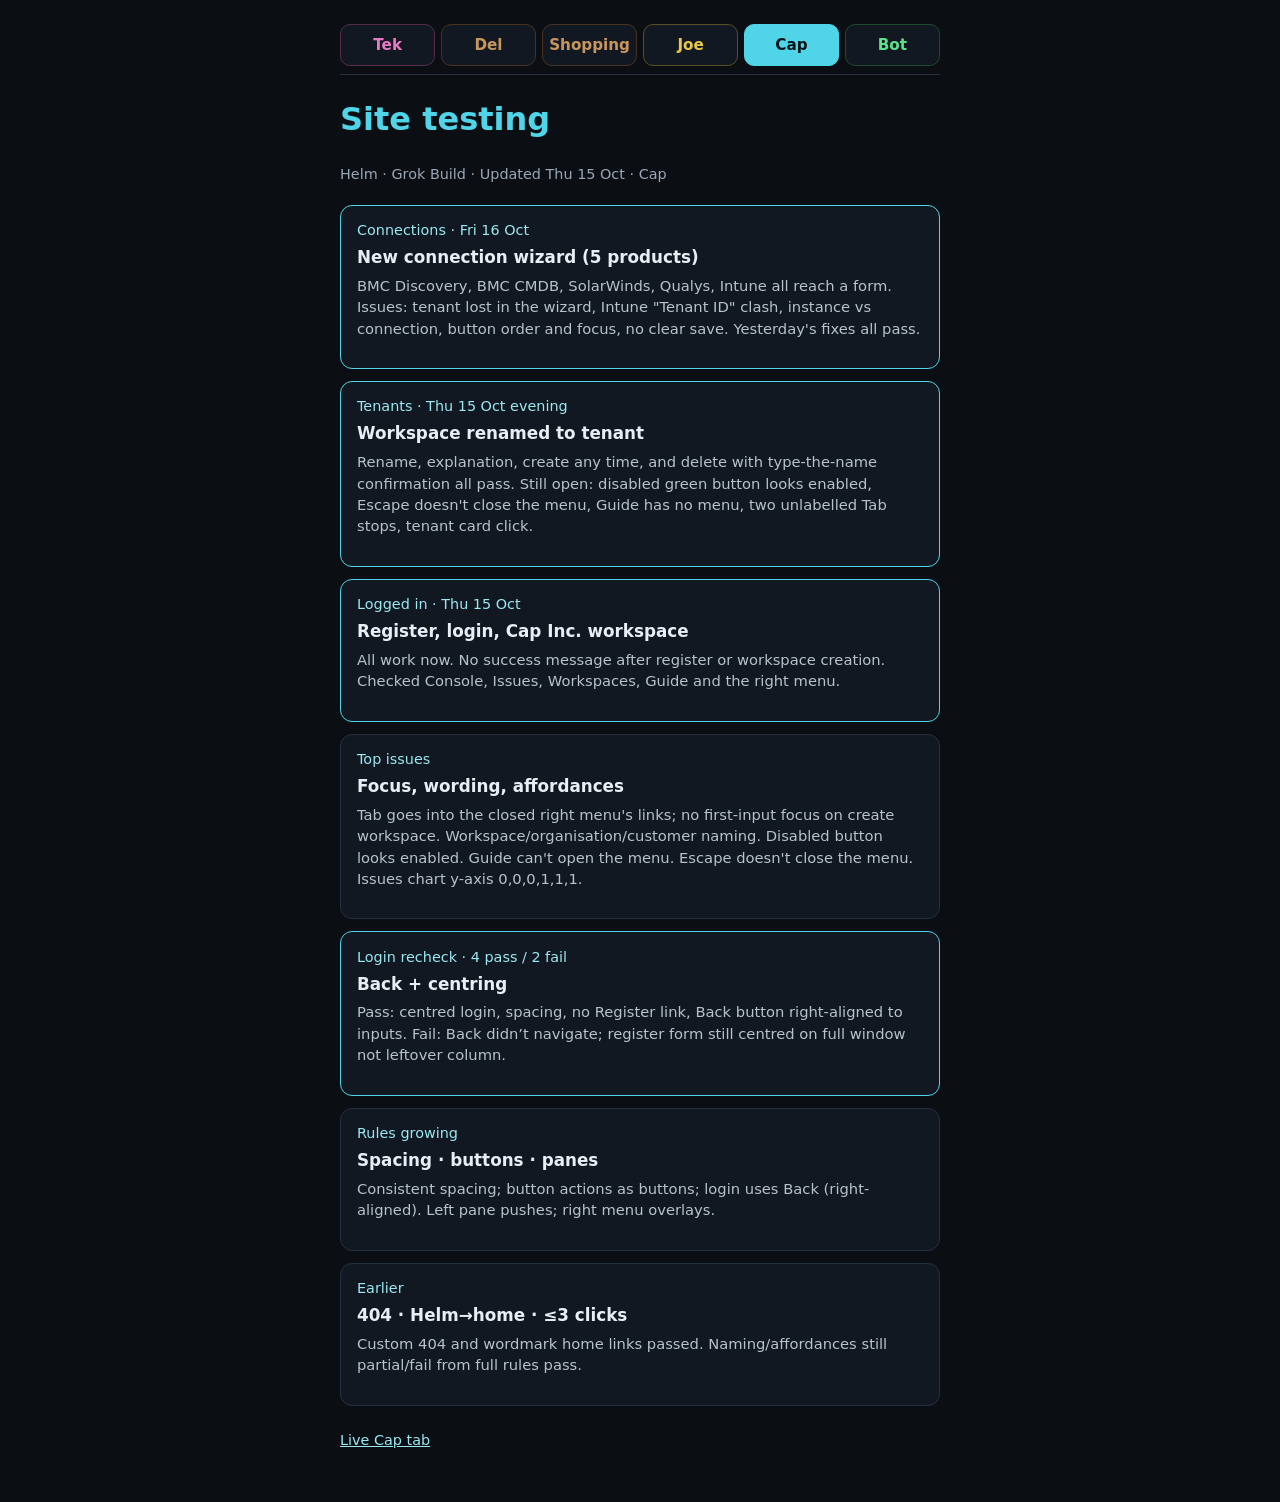
<file: cap.html>
<!DOCTYPE html>
<html lang="en">
<head>
  <meta charset="utf-8" />
  <meta name="viewport" content="width=device-width, initial-scale=1" />
  <title>Alex Hub · Cap</title>
  <link rel="stylesheet" href="styles.css" />
</head>
<body class="page-cap">
  <div class="wrap">
    <nav class="tabs" aria-label="Bots">
      <a class="tek" href="tek.html">Tek</a>
      <a class="bob" href="bob.html">Del</a>
      <a class="list" href="shopping.html">Shopping</a>
      <a class="joe" href="joe.html">Joe</a>
      <a class="cap active" href="cap.html">Cap</a>
      <a class="bot" href="bot.html">Bot</a>
    </nav>

    <h1>Site testing</h1>
    <p class="meta">Helm · Grok Build · Updated Thu 15 Oct · Cap</p>

    <div class="card highlight">
      <div class="when">Connections · Fri 16 Oct</div>
      <div class="title">New connection wizard (5 products)</div>
      <p class="note">BMC Discovery, BMC CMDB, SolarWinds, Qualys, Intune all reach a form. Issues: tenant lost in the wizard, Intune "Tenant ID" clash, instance vs connection, button order and focus, no clear save. Yesterday's fixes all pass.</p>
    </div>

    <div class="card highlight">
      <div class="when">Tenants · Thu 15 Oct evening</div>
      <div class="title">Workspace renamed to tenant</div>
      <p class="note">Rename, explanation, create any time, and delete with type-the-name confirmation all pass. Still open: disabled green button looks enabled, Escape doesn't close the menu, Guide has no menu, two unlabelled Tab stops, tenant card click.</p>
    </div>

    <div class="card highlight">
      <div class="when">Logged in · Thu 15 Oct</div>
      <div class="title">Register, login, Cap Inc. workspace</div>
      <p class="note">All work now. No success message after register or workspace creation. Checked Console, Issues, Workspaces, Guide and the right menu.</p>
    </div>

    <div class="card soon">
      <div class="when">Top issues</div>
      <div class="title">Focus, wording, affordances</div>
      <p class="note">Tab goes into the closed right menu's links; no first-input focus on create workspace. Workspace/organisation/customer naming. Disabled button looks enabled. Guide can't open the menu. Escape doesn't close the menu. Issues chart y-axis 0,0,0,1,1,1.</p>
    </div>

    <div class="card highlight">
      <div class="when">Login recheck · 4 pass / 2 fail</div>
      <div class="title">Back + centring</div>
      <p class="note">Pass: centred login, spacing, no Register link, Back button right-aligned to inputs. Fail: Back didn’t navigate; register form still centred on full window not leftover column.</p>
    </div>

    <div class="card soon">
      <div class="when">Rules growing</div>
      <div class="title">Spacing · buttons · panes</div>
      <p class="note">Consistent spacing; button actions as buttons; login uses Back (right-aligned). Left pane pushes; right menu overlays.</p>
    </div>

    <div class="card">
      <div class="when">Earlier</div>
      <div class="title">404 · Helm→home · ≤3 clicks</div>
      <p class="note">Custom 404 and wordmark home links passed. Naming/affordances still partial/fail from full rules pass.</p>
    </div>

    <p class="meta" style="margin-top:1.5rem"><a href="https://alexanderread2.github.io/alex-hub/cap.html">Live Cap tab</a></p>
  </div>
</body>
</html>
</file>
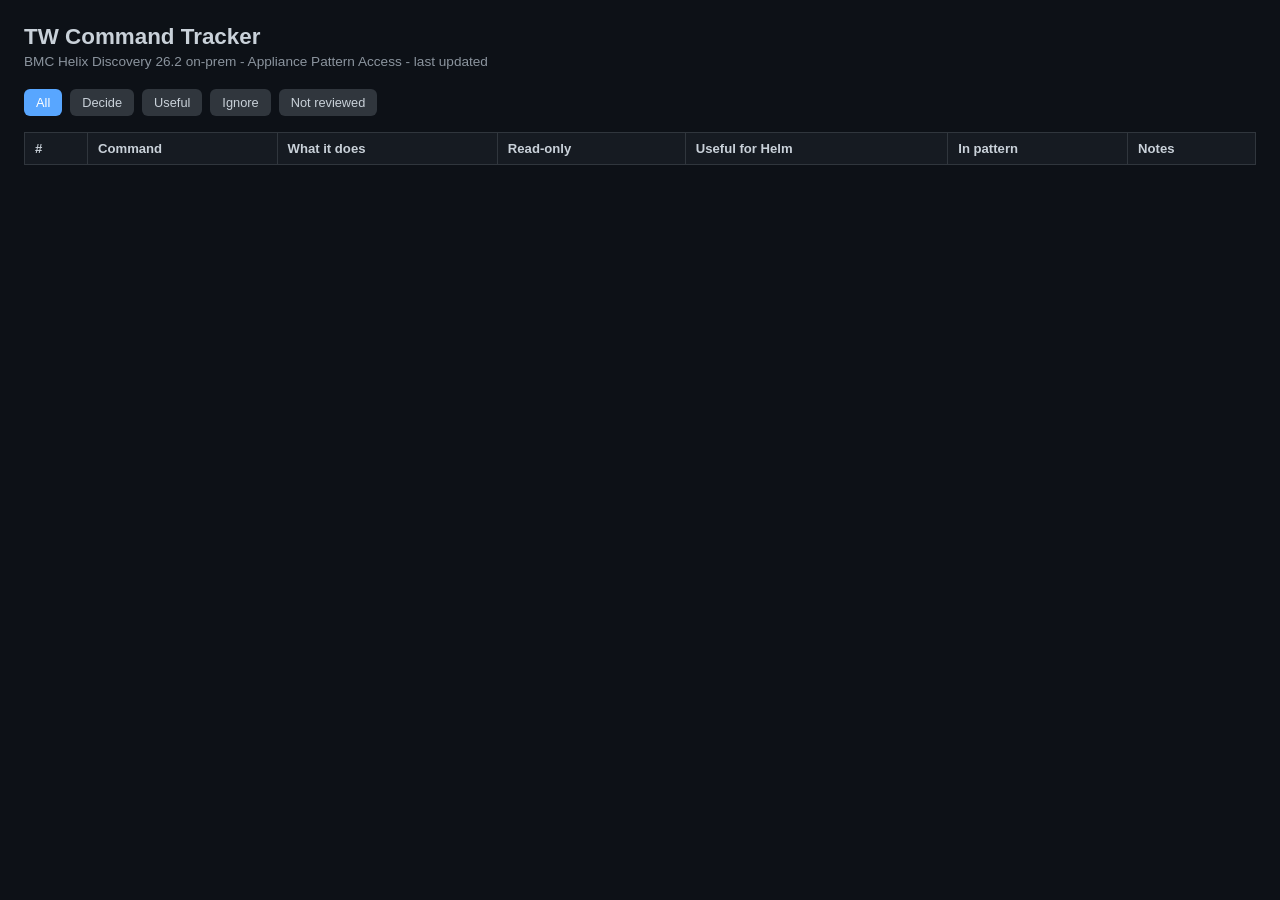
<file: eve.html>
<!DOCTYPE html>
<html lang="en">
<head>
<meta charset="UTF-8">
<meta name="viewport" content="width=device-width, initial-scale=1.0">
<title>Eve - TW Command Tracker v2</title>
<style>
  :root { --bg: #0d1117; --fg: #c9d1d9; --muted: #8b949e; --border: #30363d; --accent: #58a6ff; --yes: #3fb950; --no: #f85149; --decide: #d29922; }
  * { margin: 0; padding: 0; box-sizing: border-box; }
  body { font-family: -apple-system, BlinkMacSystemFont, 'Segoe UI', Helvetica, Arial, sans-serif; background: var(--bg); color: var(--fg); padding: 24px; }
  h1 { font-size: 1.4rem; margin-bottom: 4px; }
  .sub { color: var(--muted); font-size: 0.85rem; margin-bottom: 20px; }
  .filters { margin-bottom: 16px; display: flex; gap: 8px; flex-wrap: wrap; }
  .filters button { background: var(--border); color: var(--fg); border: none; padding: 6px 12px; border-radius: 6px; cursor: pointer; font-size: 0.8rem; }
  .filters button.active { background: var(--accent); color: #fff; }
  table { width: 100%; border-collapse: collapse; font-size: 0.82rem; }
  th, td { border: 1px solid var(--border); padding: 8px 10px; text-align: left; vertical-align: top; }
  th { background: #161b22; position: sticky; top: 0; }
  tr:hover td { background: #161b22; }
  .cmd { font-family: ui-monospace, SFMono-Regular, Menlo, Consolas, monospace; white-space: nowrap; font-weight: 600; }
  .yes { color: var(--yes); font-weight: 600; }
  .no { color: var(--no); }
  .decide { color: var(--decide); font-weight: 600; }
  .pending { color: var(--muted); font-style: italic; }
  .notes { color: var(--muted); font-size: 0.75rem; }
  .count { color: var(--muted); font-size: 0.8rem; margin-top: 12px; }
  .ro { color: #8b949e; font-size: 0.7rem; }
</style>
</head>
<body>
<h1>TW Command Tracker</h1>
<p class="sub">BMC Helix Discovery 26.2 on-prem - Appliance Pattern Access - last updated <span id="ts"></span></p>
<div class="filters">
  <button class="active" onclick="filterRows('all', event)">All</button>
  <button onclick="filterRows('decide', event)">Decide</button>
  <button onclick="filterRows('yes', event)">Useful</button>
  <button onclick="filterRows('no', event)">Ignore</button>
  <button onclick="filterRows('pending', event)">Not reviewed</button>
</div>
<table>
  <thead>
    <tr><th>#</th><th>Command</th><th>What it does</th><th>Read-only</th><th>Useful for Helm</th><th>In pattern</th><th>Notes</th></tr>
  </thead>
  <tbody id="rows"></tbody>
</table>
<p class="count" id="count"></p>
<script>
const data = [
["tw_adduser","Creates a new Tideway user account on the appliance","no","","","No user-management endpoints in the v1.18 REST API"],
["tw_app_import","Imports application models/definitions into the datastore","no","","","Covered by /models endpoints"],
["tw_apply_filters","Applies saved filters to the data model","decide","","",""],
["tw_appserver","Controls the application server process (Tideway service)","no","","","Internal process control; no API equivalent"],
["tw_backup","Creates a backup of the appliance datastore and configuration","yes","","","No backup/restore API in v1.18"],
["tw_baseline","Manages baseline configurations for comparison","no","","","Covered by /admin/baseline"],
["tw_cam_import","Imports CAM (Collaborative Application Mapping) data","decide","","",""],
["tw_check_cores","Checks CPU core usage and licensing against cores","decide","","",""],
["tw_check_reports_model","Validates the reporting data model for consistency","no","","","Covered by /admin/builtin_reports and /admin/custom_reports"],
["tw_checkuser","Verifies a user account exists and its properties","no","","","No user-management endpoints in the v1.18 REST API"],
["tw_cluster_control","Manages cluster membership and node roles","no","","","Covered by /admin/cluster"],
["tw_commission","Handles commissioning/decommissioning of devices in the model","decide","","",""],
["tw_compress_logs","Compresses log files to save disk space","no","","","OS-level maintenance; no API equivalent"],
["tw_config_dashboards","Manages dashboard configurations","decide","","",""],
["tw_config_dump","Dumps the appliance configuration for inspection or backup","yes","","","No config-dump endpoint in v1.18"],
["tw_consolidation_control","Controls consolidation of discovery data across sources","no","","","Covered by /admin/consolidation"],
["tw_cron_update","Updates scheduled cron jobs on the appliance","no","","","No cron API in v1.18"],
["tw_cyberark","Integrates with CyberArk vault for credential management","decide","","","New in newer versions; no dedicated API found"],
["tw_data_import","Imports data into the datastore from external sources","no","","","Covered by /data/import"],
["tw_deluser","Deletes a Tideway user account","no","","","No user-management endpoints in the v1.18 REST API"],
["tw_deployment","Manages deployment packages and their application","decide","","",""],
["tw_device_capture","Captures device configuration snapshots","decide","","",""],
["tw_disco_control","Core discovery control - start, stop, pause, resume scans","no","","","Covered by /discovery status and /discovery/runs"],
["tw_disco_export_platforms","Exports platform definitions used by discovery","decide","","",""],
["tw_disco_import_platforms","Imports platform definitions into discovery","decide","","",""],
["tw_disk_utils","Disk maintenance utilities - check, repair, compact","no","","","OS-level maintenance; no API equivalent"],
["tw_dr_control","Disaster recovery control - promote, demote, sync","decide","","","No DR API found in v1.18"],
["tw_dr_discovery","DR-specific discovery operations","decide","","",""],
["tw_ds_compact","Compacts the datastore to reclaim space","no","","","Datastore maintenance; no API equivalent"],
["tw_ds_generation_control","Controls datastore generation numbering","no","","","Datastore maintenance; no API equivalent"],
["tw_ds_progress","Reports datastore operation progress","yes","","","No direct API equivalent"],
["tw_event_control","Manages the event system - post, list, clear events","no","","","Covered by /events"],
["tw_excluderanges","Manages IP address exclusion ranges for scanning","no","","","Covered by discovery exclude endpoints"],
["tw_fips_control","Controls FIPS compliance mode","no","","","OS/security config; no API equivalent"],
["tw_fix_interrupted_disk_utils","Repairs disk utilities interrupted mid-run","no","","","OS-level maintenance; no API equivalent"],
["tw_generic_watchdog","Generic watchdog for monitoring appliance health","no","","","Internal monitoring; no API equivalent"],
["tw_https_generatekey","Generates HTTPS key material","no","","","TLS setup; no API equivalent"],
["tw_https_selfsign","Creates a self-signed HTTPS certificate","no","","","TLS setup; no API equivalent"],
["tw_imp_csv","Imports CSV data into the model","no","","","Covered by /data/import"],
["tw_injectip","Injects an IP address into the discovery queue","decide","","",""],
["tw_license_report","Generates a license usage report","no","","","Covered by /admin/licensing"],
["tw_list_searches","Lists saved searches on the appliance","no","","","Covered by /admin/builtin_reports and /admin/custom_reports"],
["tw_listusers","Lists all Tideway user accounts","no","","","No user-management endpoints in the v1.18 REST API"],
["tw_log_performance","Logs performance metrics for diagnostics","decide","","",""],
["tw_model_wipe","Wipes the data model - destructive","no","","","Dangerous; also no API equivalent"],
["tw_ol9_stig","Applies Oracle Linux 9 STIG hardening profile","no","","","OS hardening; no API equivalent"],
["tw_options","Views or sets appliance configuration options","decide","","","Partial overlap with /admin/preferences"],
["tw_passwd","Changes a user password","no","","","No user-management endpoints in the v1.18 REST API"],
["tw_pattern_management","Manages TKU pattern packages - install, list, remove","no","","","Covered by /knowledge"],
["tw_purge_winproxy_logs","Purges Windows proxy log files","no","","","Covered by proxy pool endpoints"],
["tw_purge_winproxy_recorddata","Purges Windows proxy recorded data","no","","","Covered by proxy pool endpoints"],
["tw_query","Runs queries against the datastore and returns results","no","","","Covered by /data/search"],
["tw_reasoningstatus","Reports the status of the reasoning engine","decide","","",""],
["tw_recover_winproxy_config","Recovers Windows proxy configuration","no","","","Covered by proxy pool endpoints"],
["tw_recover_winproxy_logs","Recovers Windows proxy logs","no","","","Covered by proxy pool endpoints"],
["tw_recover_winproxy_recorddata","Recovers Windows proxy record data","no","","","Covered by proxy pool endpoints"],
["tw_report_usage","Reports appliance resource usage","decide","","",""],
["tw_restore","Restores from a backup","no","","","No backup/restore API in v1.18"],
["tw_restricted_winproxy_ctrl","Restricted control of the Windows proxy","no","","","Covered by proxy pool endpoints"],
["tw_root_node_key_export","Exports the root node encryption key","decide","","","Security-sensitive; no API equivalent"],
["tw_root_node_key_import","Imports a root node encryption key","decide","","","Security-sensitive; no API equivalent"],
["tw_run_upgrade","Runs the appliance upgrade process","no","","","Covered by /admin/upgrade"],
["tw_save_ssl_key_password","Saves the SSL key password","no","","","TLS setup; no API equivalent"],
["tw_scan_control","Controls individual scan ranges and their state","no","","","Covered by /discovery/runs"],
["tw_secopts","Manages security options and settings","decide","","",""],
["tw_service_control","Controls system services on the appliance","no","","","Internal service control; no API equivalent"],
["tw_sign_winproxy_config","Signs Windows proxy configuration","no","","","Covered by proxy pool endpoints"],
["tw_startup_control","Controls appliance startup behavior","no","","","No API equivalent"],
["tw_status_display","Displays overall appliance status","no","","","Partial overlap with /admin/about and /discovery"],
["tw_support_tool","Runs the support/diagnostic tool bundle","decide","","",""],
["tw_supportability","Gathers supportability data for BMC","decide","","",""],
["tw_svc_cluster_manager","Service wrapper for cluster manager","no","","","Internal service wrapper; no API equivalent"],
["tw_svc_cmdbsync_transformer","Service wrapper for CMDB sync transformer","decide","","","Internal service wrapper"],
["tw_svc_discovery","Service wrapper for discovery engine","no","","","Internal service wrapper; no API equivalent"],
["tw_svc_eca_engine","Service wrapper for ECA engine","no","","","Internal service wrapper; no API equivalent"],
["tw_svc_external_api","Service wrapper for external API","decide","","","Internal service wrapper"],
["tw_svc_inferred_sync","Service wrapper for inferred sync","decide","","","Internal service wrapper"],
["tw_svc_model","Service wrapper for model service","no","","","Internal service wrapper; no API equivalent"],
["tw_svc_privileged","Service wrapper for privileged operations","decide","","","Internal service wrapper"],
["tw_svc_reasoning","Service wrapper for reasoning engine","no","","","Internal service wrapper; no API equivalent"],
["tw_svc_reports","Service wrapper for reporting service","decide","","","Internal service wrapper"],
["tw_svc_security","Service wrapper for security service","no","","","Internal service wrapper; no API equivalent"],
["tw_svc_vault","Service wrapper for vault service","no","","","Covered by /vault endpoints"],
["tw_sync_control","Controls synchronization operations","no","","","Partial overlap with /admin/consolidation"],
["tw_tax_export","Exports taxonomy files from the appliance","no","","","Covered by /taxonomy"],
["tw_tax_import","Imports taxonomy files into the appliance","no","","","Covered by /taxonomy"],
["tw_terminate_winproxy","Terminates the Windows proxy process","no","","","Covered by proxy pool endpoints"],
["tw_tripwire_rebaseline","Rebaselines Tripwire integrity monitoring","decide","","",""],
["tw_upduser","Updates an existing Tideway user account","no","","","No user-management endpoints in the v1.18 REST API"],
["tw_upgrade","Runs the product upgrade","no","","","Covered by /admin/upgrade"],
["tw_upload_winproxy_config","Uploads Windows proxy configuration","no","","","Covered by proxy pool endpoints"],
["tw_vault_control","Controls the credential vault","no","","","Covered by /vault endpoints"],
["tw_vault_export","Exports vault contents","no","","","Covered by /vault endpoints"],
["tw_vault_import","Imports vault contents","no","","","Covered by /vault endpoints"],
["tw_winproxy_disk_usage","Reports Windows proxy disk usage","no","","","Covered by proxy pool endpoints"],
["tw_winproxy_settings","Views or sets Windows proxy settings","no","","","Covered by proxy pool endpoints"]
];
const tbody = document.getElementById('rows);
data.forEach((r, i) => {
  const tr = document.createElement('tr);
  const useful = r[4] === 'yes' ? 'yes' : r[4] === 'no' ? 'no' : r[4] === 'decide' ? 'decide' : 'pending';
  const ro = r[3] === 'yes' ? '<span class="ro">R</span>' : (r[3] === 'no' ? '<span class="ro">W</span>' : '-);
  tr.innerHTML = '<td>' + (i+1) + '</td><td class="cmd">' + r[0] + '</td><td>' + r[1] + '</td><td>' + ro + '</td><td class="' + useful + '">' + (r[4] || '-') + '</td><td class="pending">' + (r[5] || '-') + '</td><td class="notes">' + (r[6] || '') + '</td>';
  tbody.appendChild(tr);
});
document.getElementById('ts').textContent = new Date().toISOString().slice(0,16).replace('T',' ');
document.getElementById('count').textContent = data.length + ' commands tracked - R = read-only, W = writes state';
function filterRows(f, ev) {
  document.querySelectorAll('.filters button').forEach(b => b.classList.remove('active'));
  ev.target.classList.add('active);
  tbody.querySelectorAll('tr').forEach((tr, i) => {
    const u = data[i][4];
    tr.style.display = (f==='all' || u===f) ? '' : 'none';
  });
}
</script>
</body>
</html>
</file>
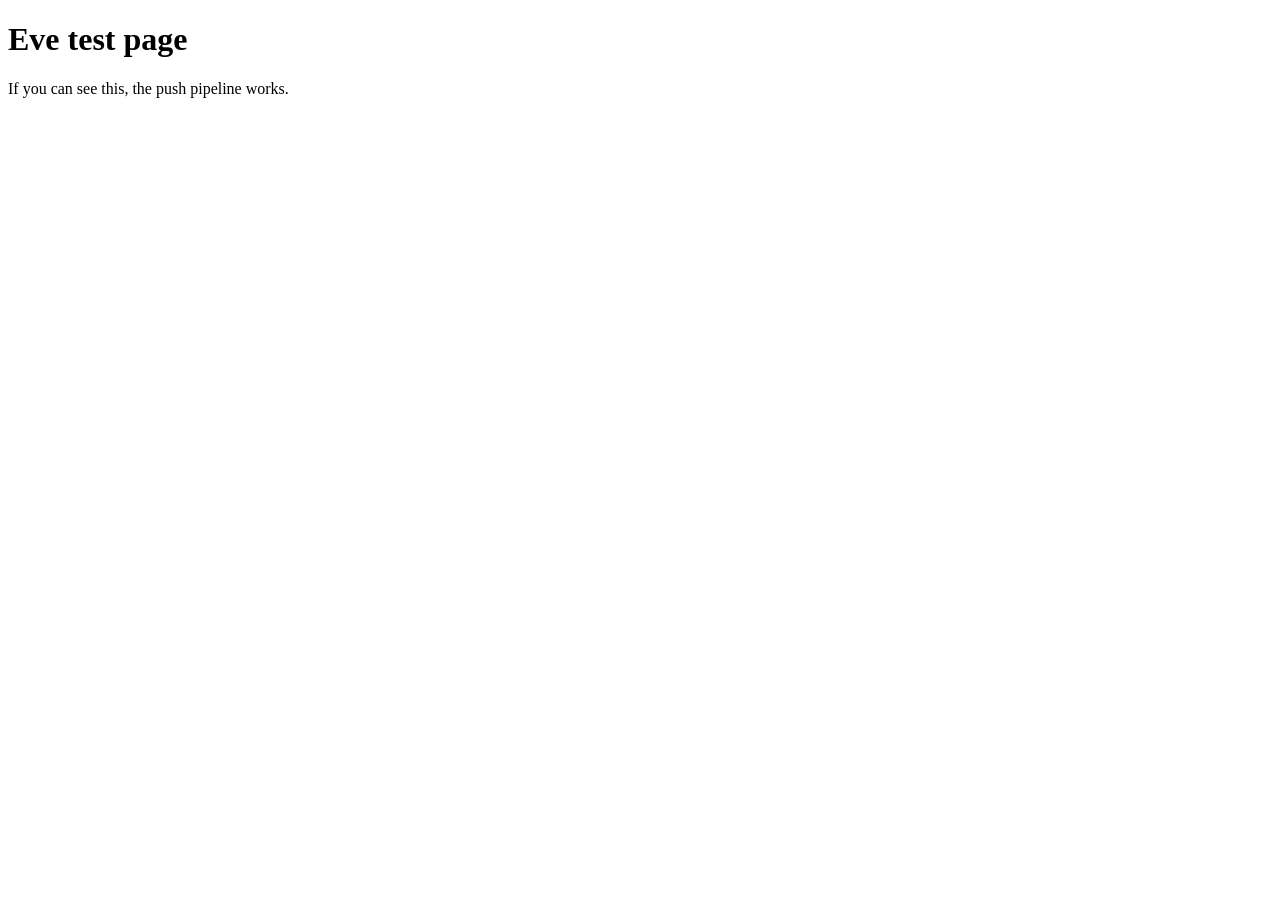
<file: eve_test.html>
<!DOCTYPE html>
<html lang="en">
<head>
<meta charset="UTF-8">
<title>Eve test</title>
</head>
<body>
<h1>Eve test page</h1>
<p>If you can see this, the push pipeline works.</p>
<script>
var x = document.getElementById("test");
x.textContent = "loaded";
</script>
<div id="test"></div>
</body>
</html>
</file>
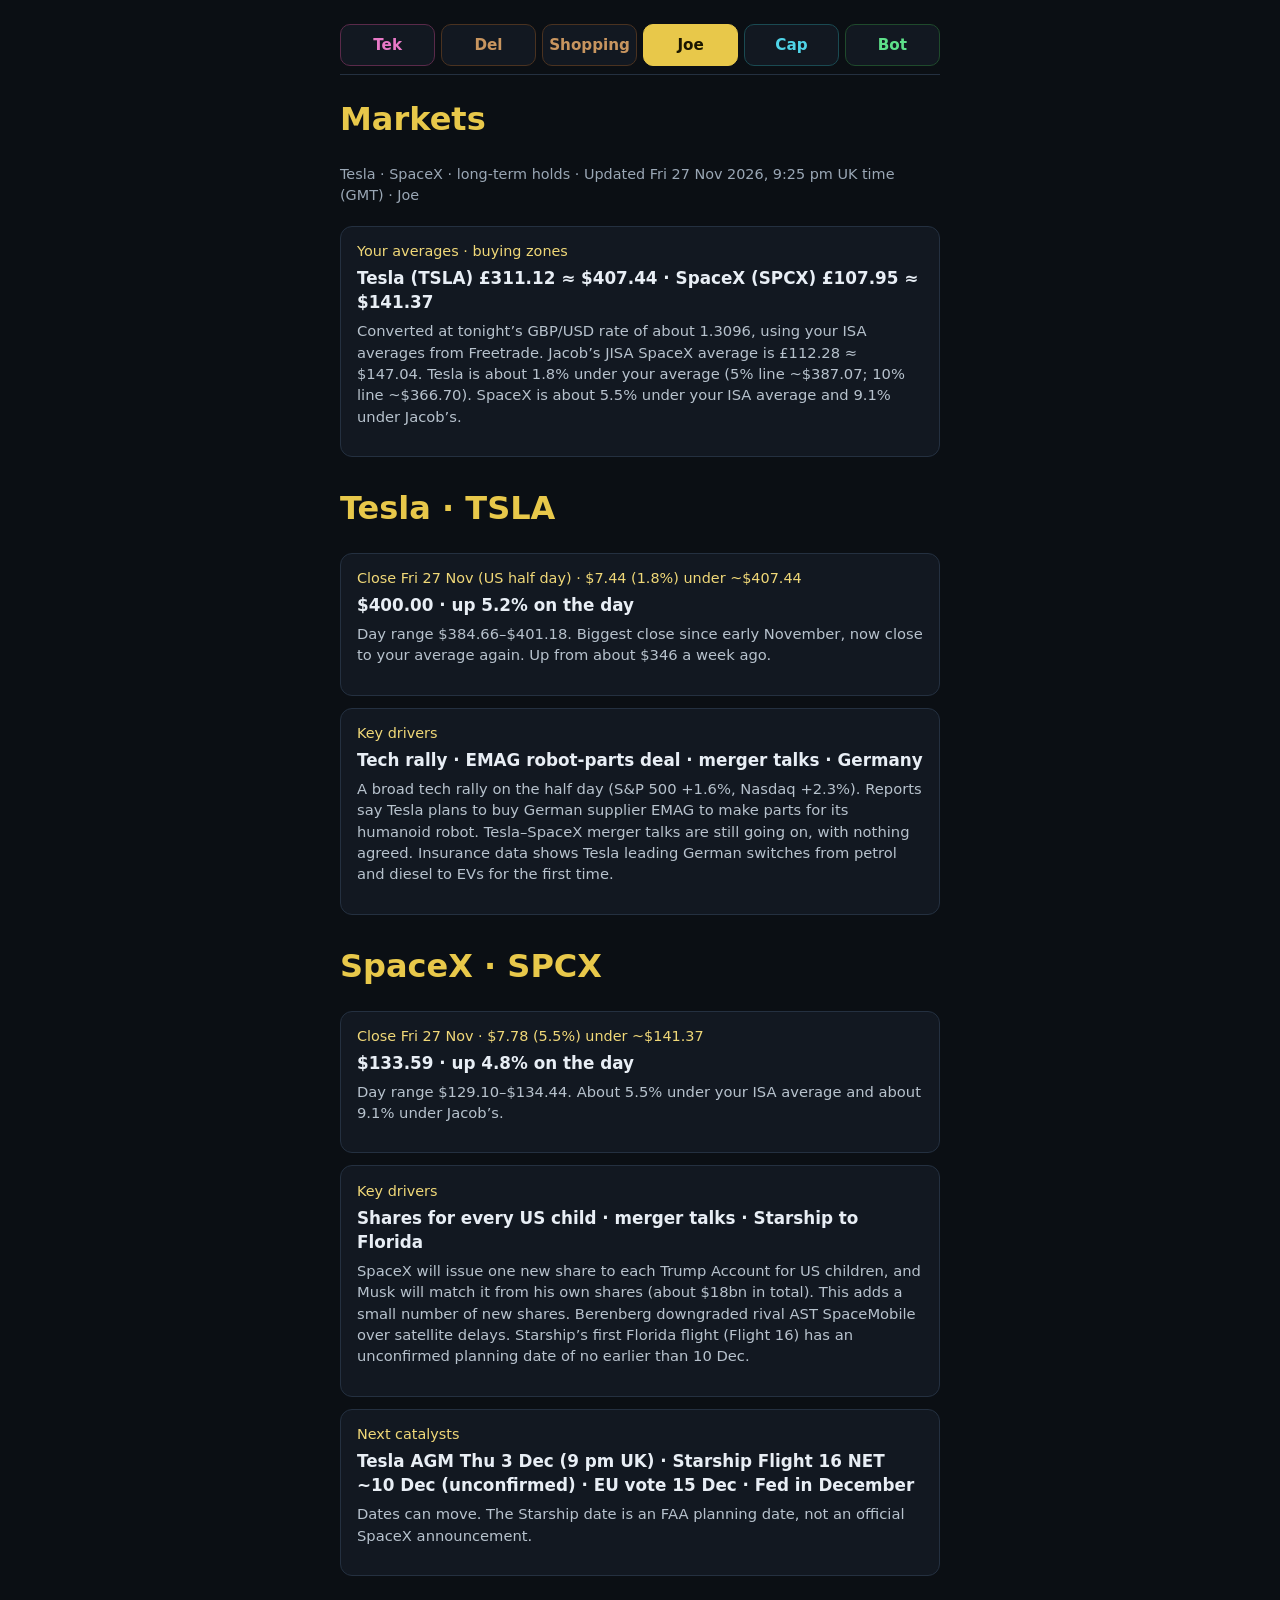
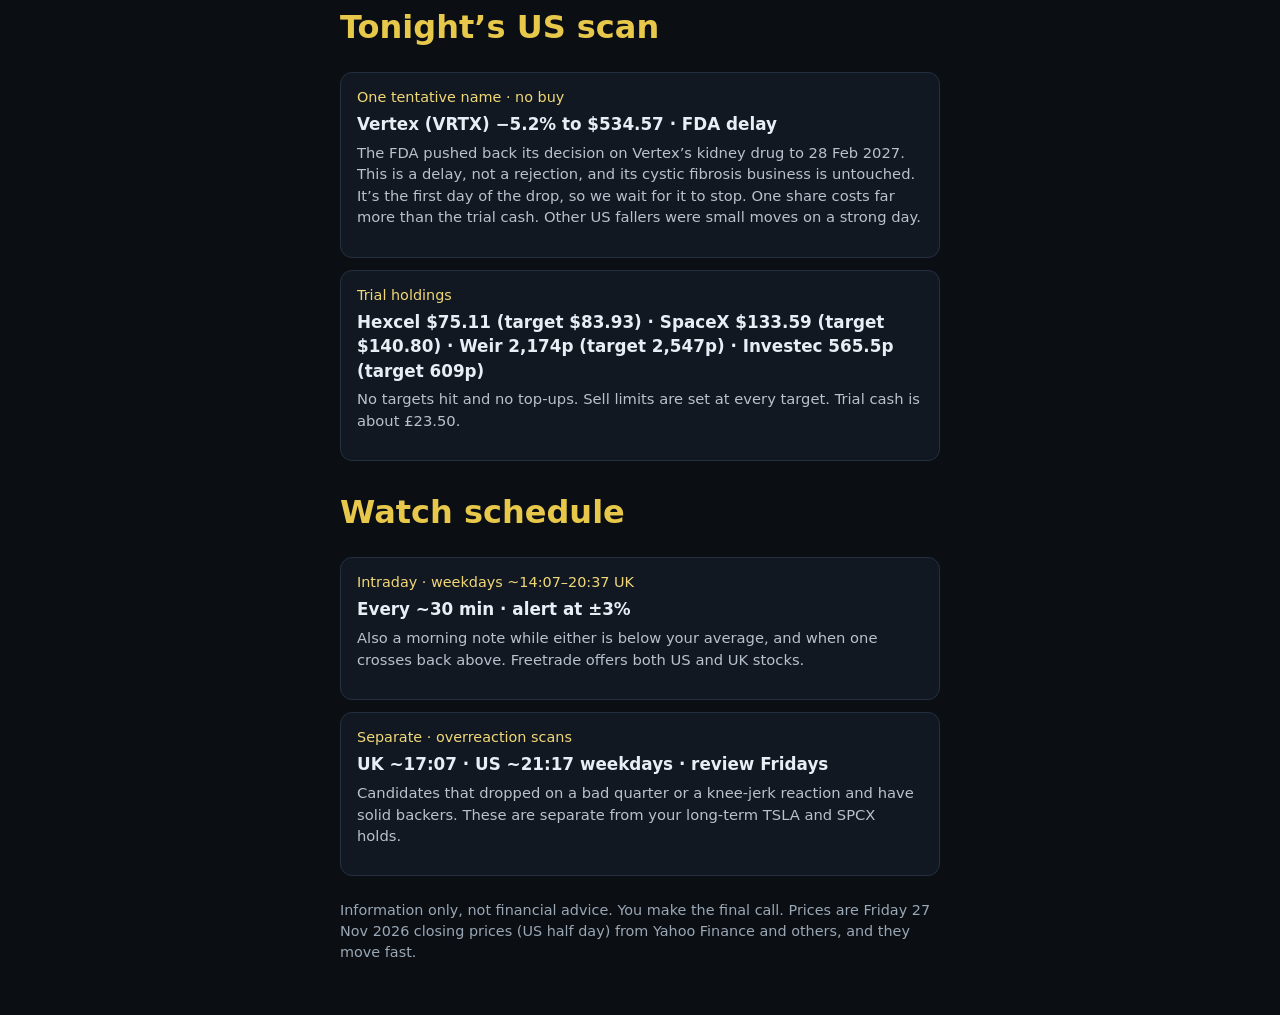
<file: joe.html>
<!DOCTYPE html>
<html lang="en">
<head>
  <meta charset="utf-8" />
  <meta name="viewport" content="width=device-width, initial-scale=1" />
  <title>Alex Hub · Joe</title>
  <link rel="stylesheet" href="styles.css" />
</head>
<body class="page-joe">
  <div class="wrap">
    <nav class="tabs" aria-label="Bots">
      <a class="tek" href="tek.html">Tek</a>
      <a class="bob" href="bob.html">Del</a>
      <a class="list" href="shopping.html">Shopping</a>
      <a class="joe active" href="joe.html">Joe</a>
      <a class="cap" href="cap.html">Cap</a>
      <a class="bot" href="bot.html">Bot</a>
    </nav>

    <h1>Markets</h1>
    <p class="meta">Tesla · SpaceX · long-term holds · Updated Fri 27 Nov 2026, 9:25 pm UK time (GMT) · Joe</p>

    <div class="card soon">
      <div class="when">Your averages · buying zones</div>
      <div class="title">Tesla (TSLA) £311.12 ≈ $407.44 · SpaceX (SPCX) £107.95 ≈ $141.37</div>
      <p class="note">Converted at tonight’s GBP/USD rate of about 1.3096, using your ISA averages from Freetrade. Jacob’s JISA SpaceX average is £112.28 ≈ $147.04. Tesla is about 1.8% under your average (5% line ~$387.07; 10% line ~$366.70). SpaceX is about 5.5% under your ISA average and 9.1% under Jacob’s.</p>
    </div>

    <h1 style="margin-top:1.75rem">Tesla · TSLA</h1>
    <div class="card soon">
      <div class="when">Close Fri 27 Nov (US half day) · $7.44 (1.8%) under ~$407.44</div>
      <div class="title">$400.00 · up 5.2% on the day</div>
      <p class="note">Day range $384.66–$401.18. Biggest close since early November, now close to your average again. Up from about $346 a week ago.</p>
    </div>
    <div class="card">
      <div class="when">Key drivers</div>
      <div class="title">Tech rally · EMAG robot-parts deal · merger talks · Germany</div>
      <p class="note">A broad tech rally on the half day (S&amp;P 500 +1.6%, Nasdaq +2.3%). Reports say Tesla plans to buy German supplier EMAG to make parts for its humanoid robot. Tesla–SpaceX merger talks are still going on, with nothing agreed. Insurance data shows Tesla leading German switches from petrol and diesel to EVs for the first time.</p>
    </div>

    <h1 style="margin-top:1.75rem">SpaceX · SPCX</h1>
    <div class="card soon">
      <div class="when">Close Fri 27 Nov · $7.78 (5.5%) under ~$141.37</div>
      <div class="title">$133.59 · up 4.8% on the day</div>
      <p class="note">Day range $129.10–$134.44. About 5.5% under your ISA average and about 9.1% under Jacob’s.</p>
    </div>
    <div class="card">
      <div class="when">Key drivers</div>
      <div class="title">Shares for every US child · merger talks · Starship to Florida</div>
      <p class="note">SpaceX will issue one new share to each Trump Account for US children, and Musk will match it from his own shares (about $18bn in total). This adds a small number of new shares. Berenberg downgraded rival AST SpaceMobile over satellite delays. Starship’s first Florida flight (Flight 16) has an unconfirmed planning date of no earlier than 10 Dec.</p>
    </div>
    <div class="card soon">
      <div class="when">Next catalysts</div>
      <div class="title">Tesla AGM Thu 3 Dec (9 pm UK) · Starship Flight 16 NET ~10 Dec (unconfirmed) · EU vote 15 Dec · Fed in December</div>
      <p class="note">Dates can move. The Starship date is an FAA planning date, not an official SpaceX announcement.</p>
    </div>

    <h1 style="margin-top:1.75rem">Tonight’s US scan</h1>
    <div class="card">
      <div class="when">One tentative name · no buy</div>
      <div class="title">Vertex (VRTX) −5.2% to $534.57 · FDA delay</div>
      <p class="note">The FDA pushed back its decision on Vertex’s kidney drug to 28 Feb 2027. This is a delay, not a rejection, and its cystic fibrosis business is untouched. It’s the first day of the drop, so we wait for it to stop. One share costs far more than the trial cash. Other US fallers were small moves on a strong day.</p>
    </div>
    <div class="card">
      <div class="when">Trial holdings</div>
      <div class="title">Hexcel $75.11 (target $83.93) · SpaceX $133.59 (target $140.80) · Weir 2,174p (target 2,547p) · Investec 565.5p (target 609p)</div>
      <p class="note">No targets hit and no top-ups. Sell limits are set at every target. Trial cash is about £23.50.</p>
    </div>

    <h1 style="margin-top:1.75rem">Watch schedule</h1>
    <div class="card">
      <div class="when">Intraday · weekdays ~14:07–20:37 UK</div>
      <div class="title">Every ~30 min · alert at ±3%</div>
      <p class="note">Also a morning note while either is below your average, and when one crosses back above. Freetrade offers both US and UK stocks.</p>
    </div>
    <div class="card">
      <div class="when">Separate · overreaction scans</div>
      <div class="title">UK ~17:07 · US ~21:17 weekdays · review Fridays</div>
      <p class="note">Candidates that dropped on a bad quarter or a knee-jerk reaction and have solid backers. These are separate from your long-term TSLA and SPCX holds.</p>
    </div>

    <p class="meta" style="margin-top:1.5rem">Information only, not financial advice. You make the final call. Prices are Friday 27 Nov 2026 closing prices (US half day) from Yahoo Finance and others, and they move fast.</p>
  </div>
</body>
</html>
</file>
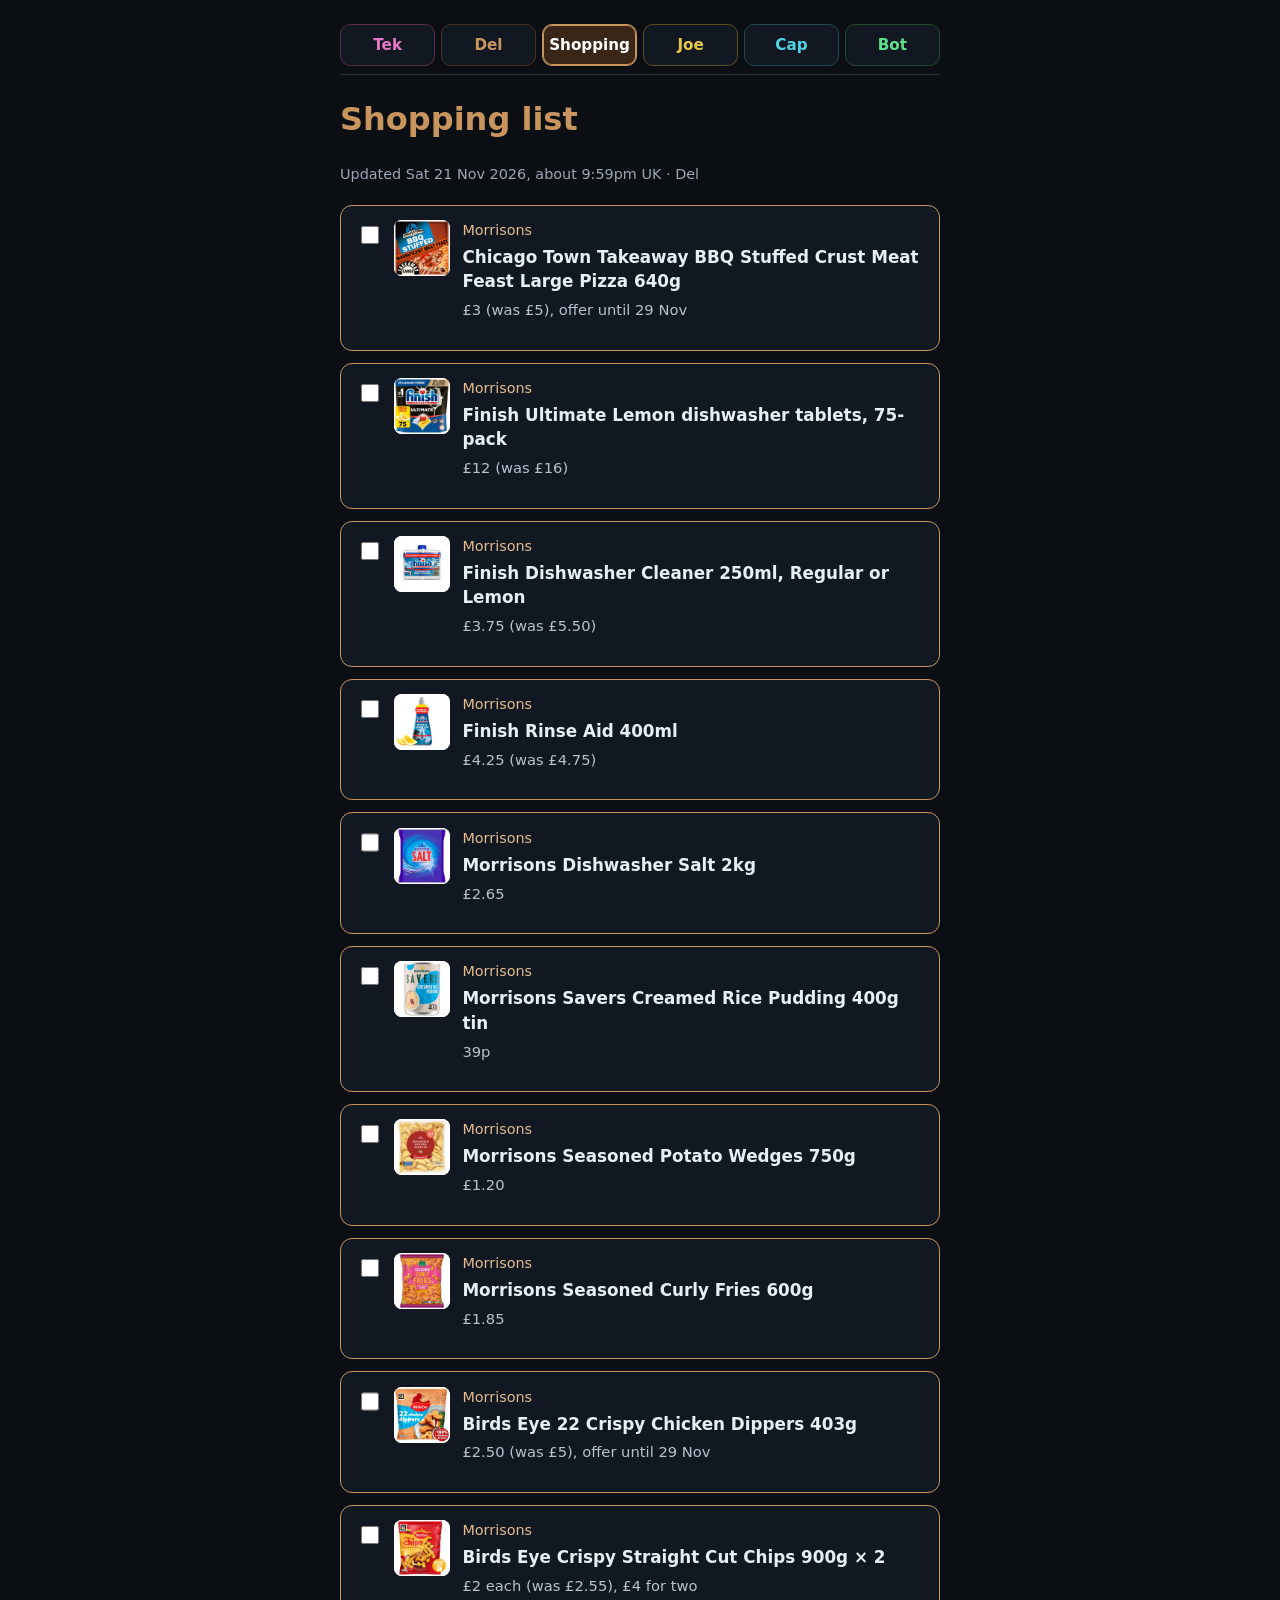
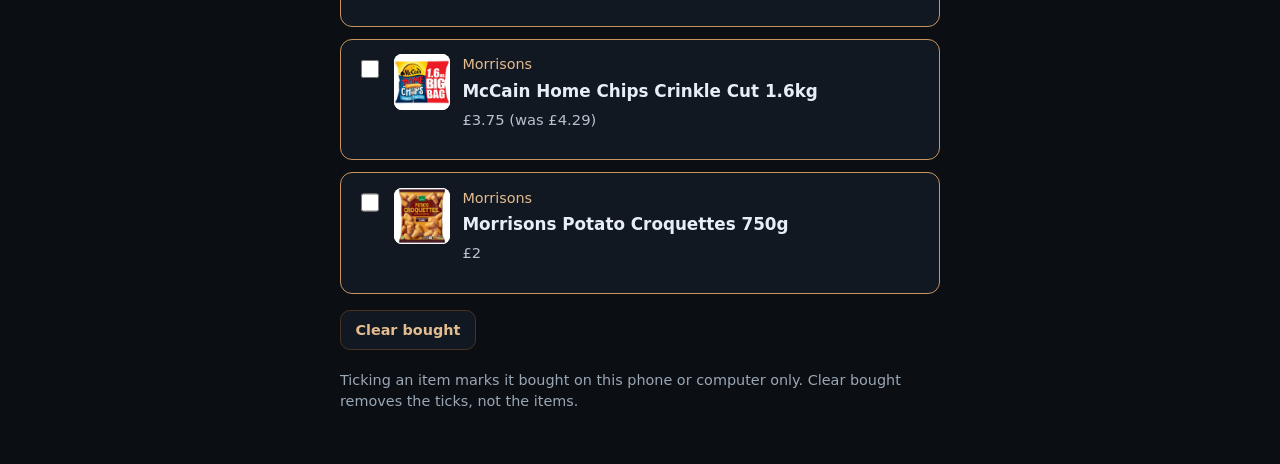
<file: shopping.html>
<!DOCTYPE html>
<html lang="en">
<head>
  <meta charset="utf-8" />
  <meta name="viewport" content="width=device-width, initial-scale=1" />
  <title>Alex Hub · Shopping list</title>
  <link rel="stylesheet" href="styles.css" />
  <style>
    .item {
      display: flex;
      gap: 0.75rem;
      align-items: flex-start;
      cursor: pointer;
    }
    .item input {
      margin-top: 0.35rem;
      width: 1.15rem;
      height: 1.15rem;
      accent-color: #c8955f;
      flex-shrink: 0;
    }
    .thumb {
      width: 56px;
      height: 56px;
      object-fit: contain;
      background: #fff;
      border-radius: 8px;
      flex-shrink: 0;
    }
    .thumb-placeholder {
      width: 56px;
      height: 56px;
      border-radius: 8px;
      background: #1a222c;
      display: flex;
      align-items: center;
      justify-content: center;
      font-size: 1.45rem;
      flex-shrink: 0;
    }
    .item.bought .title,
    .item.bought .note,
    .item.bought .when {
      text-decoration: line-through;
      opacity: 0.65;
    }
    .item.bought .thumb,
    .item.bought .thumb-placeholder {
      opacity: 0.55;
    }
    .maybe-tag {
      display: inline-block;
      font-size: 0.75rem;
      font-weight: 600;
      color: #e3bc8f;
      border: 1px solid #4a3220;
      border-radius: 6px;
      padding: 0.05rem 0.4rem;
      margin-left: 0.35rem;
      vertical-align: middle;
    }
    #clear-bought {
      background: #121821;
      color: #e3bc8f;
      border: 1px solid #4a3220;
      border-radius: 10px;
      font: inherit;
      font-weight: 600;
      padding: 0.55rem 0.9rem;
      cursor: pointer;
    }
    #clear-bought:hover,
    #clear-bought:focus {
      background: #3a2616;
      color: #fff;
      border-color: #c8955f;
    }
  </style>
</head>
<body class="page-bob">
  <script>
    // =====================================================================
    // SHOPPING LIST DATA — edit this array to add or remove items.
    // Each item: name, note (price / offer), store, maybe (true = optional),
    // and optional image (local path under img/shopping/).
    // Checkboxes are saved in the browser only (localStorage), not here.
    // =====================================================================
    const SHOPPING_LIST = [
      {
        name: "Chicago Town Takeaway BBQ Stuffed Crust Meat Feast Large Pizza 640g",
        note: "£3 (was £5), offer until 29 Nov",
        store: "Morrisons",
        maybe: false,
        image: "img/shopping/meat-feast.jpg"
      },
      {
        name: "Finish Ultimate Lemon dishwasher tablets, 75-pack",
        note: "£12 (was £16)",
        store: "Morrisons",
        maybe: false,
        image: "img/shopping/finish-ultimate-lemon-tablets.jpg"
      },
      {
        name: "Finish Dishwasher Cleaner 250ml, Regular or Lemon",
        note: "£3.75 (was £5.50)",
        store: "Morrisons",
        maybe: false,
        image: "img/shopping/finish-dishwasher-cleaner.jpg"
      },
      {
        name: "Finish Rinse Aid 400ml",
        note: "£4.25 (was £4.75)",
        store: "Morrisons",
        maybe: false,
        image: "img/shopping/finish-rinse-aid.jpg"
      },
      {
        name: "Morrisons Dishwasher Salt 2kg",
        note: "£2.65",
        store: "Morrisons",
        maybe: false,
        image: "img/shopping/morrisons-dishwasher-salt.jpg"
      },
      {
        name: "Morrisons Savers Creamed Rice Pudding 400g tin",
        note: "39p",
        store: "Morrisons",
        maybe: false,
        image: "img/shopping/savers-rice-pudding.jpg"
      },
      {
        name: "Morrisons Seasoned Potato Wedges 750g",
        note: "£1.20",
        store: "Morrisons",
        maybe: false,
        image: "img/shopping/morrisons-seasoned-potato-wedges.jpg"
      },
      {
        name: "Morrisons Seasoned Curly Fries 600g",
        note: "£1.85",
        store: "Morrisons",
        maybe: false,
        image: "img/shopping/morrisons-seasoned-curly-fries.jpg"
      },
      {
        name: "Birds Eye 22 Crispy Chicken Dippers 403g",
        note: "£2.50 (was £5), offer until 29 Nov",
        store: "Morrisons",
        maybe: false,
        image: "img/shopping/birds-eye-chicken-dippers.jpg"
      },
      {
        name: "Birds Eye Crispy Straight Cut Chips 900g × 2",
        note: "£2 each (was £2.55), £4 for two",
        store: "Morrisons",
        maybe: false,
        image: "img/shopping/birds-eye-crispy-chips.jpg"
      },
      {
        name: "McCain Home Chips Crinkle Cut 1.6kg",
        note: "£3.75 (was £4.29)",
        store: "Morrisons",
        maybe: false,
        image: "img/shopping/mccain-home-chips-crinkle.jpg"
      },
      {
        name: "Morrisons Potato Croquettes 750g",
        note: "£2",
        store: "Morrisons",
        maybe: false,
        image: "img/shopping/morrisons-potato-croquettes.jpg"
      }
    ];
    const LAST_UPDATED = "Sat 21 Nov 2026, about 9:59pm UK";
  </script>

  <div class="wrap">
    <nav class="tabs" aria-label="Bots">
      <a class="tek" href="tek.html">Tek</a>
      <a class="bob" href="bob.html">Del</a>
      <a class="list active" href="shopping.html">Shopping</a>
      <a class="joe" href="joe.html">Joe</a>
      <a class="cap" href="cap.html">Cap</a>
      <a class="bot" href="bot.html">Bot</a>
    </nav>

    <h1>Shopping list</h1>
    <p class="meta" id="updated">Updated Sat 21 Nov 2026, about 9:59pm UK · Del</p>

    <div id="shopping-items"></div>

    <p class="meta" style="margin-top:1rem">
      <button type="button" id="clear-bought">Clear bought</button>
    </p>
    <p class="meta">Ticking an item marks it bought on this phone or computer only. Clear bought removes the ticks, not the items.</p>
  </div>

  <script>
    const STORAGE_KEY = "alex-hub-shopping-bought";

    function itemId(item) {
      return item.name.toLowerCase().replace(/[^a-z0-9]+/g, "-").replace(/^-|-$/g, "");
    }

    function loadBought() {
      try {
        const parsed = JSON.parse(localStorage.getItem(STORAGE_KEY));
        return Array.isArray(parsed) ? parsed : [];
      } catch (e) {
        return [];
      }
    }

    function saveBought(ids) {
      try {
        localStorage.setItem(STORAGE_KEY, JSON.stringify(ids));
      } catch (e) {}
    }

    function render() {
      const bought = new Set(loadBought());
      const root = document.getElementById("shopping-items");
      const updated = document.getElementById("updated");
      if (updated) updated.textContent = "Updated " + LAST_UPDATED + " · Del";
      root.replaceChildren();

      SHOPPING_LIST.forEach(function (item) {
        const id = itemId(item);
        const isBought = bought.has(id);

        const card = document.createElement("div");
        card.className = item.maybe ? "card" : "card soon";

        const label = document.createElement("label");
        label.className = "item" + (isBought ? " bought" : "");

        const checkbox = document.createElement("input");
        checkbox.type = "checkbox";
        checkbox.checked = isBought;
        checkbox.setAttribute("data-id", id);
        checkbox.addEventListener("change", function () {
          const ids = loadBought().filter(function (x) { return x !== id; });
          if (checkbox.checked) ids.push(id);
          saveBought(ids);
          render();
        });

        let media;
        if (item.image) {
          media = document.createElement("img");
          media.className = "thumb";
          media.src = item.image;
          media.alt = item.name;
          media.width = 56;
          media.height = 56;
        } else {
          media = document.createElement("span");
          media.className = "thumb-placeholder";
          media.setAttribute("aria-hidden", "true");
          media.textContent = "🛒";
        }

        const body = document.createElement("span");

        const when = document.createElement("div");
        when.className = "when";
        const bits = [];
        if (item.store) bits.push(item.store);
        if (item.maybe) bits.push("maybe");
        when.textContent = bits.join(" · ");

        const title = document.createElement("div");
        title.className = "title";
        title.textContent = item.name;
        if (item.maybe) {
          const tag = document.createElement("span");
          tag.className = "maybe-tag";
          tag.textContent = "Maybe";
          title.appendChild(document.createTextNode(" "));
          title.appendChild(tag);
        }

        const note = document.createElement("p");
        note.className = "note";
        note.textContent = item.note;

        body.appendChild(when);
        body.appendChild(title);
        body.appendChild(note);
        label.appendChild(checkbox);
        label.appendChild(media);
        label.appendChild(body);
        card.appendChild(label);
        root.appendChild(card);
      });
    }

    document.getElementById("clear-bought").addEventListener("click", function () {
      saveBought([]);
      render();
    });

    render();
  </script>
</body>
</html>
</file>
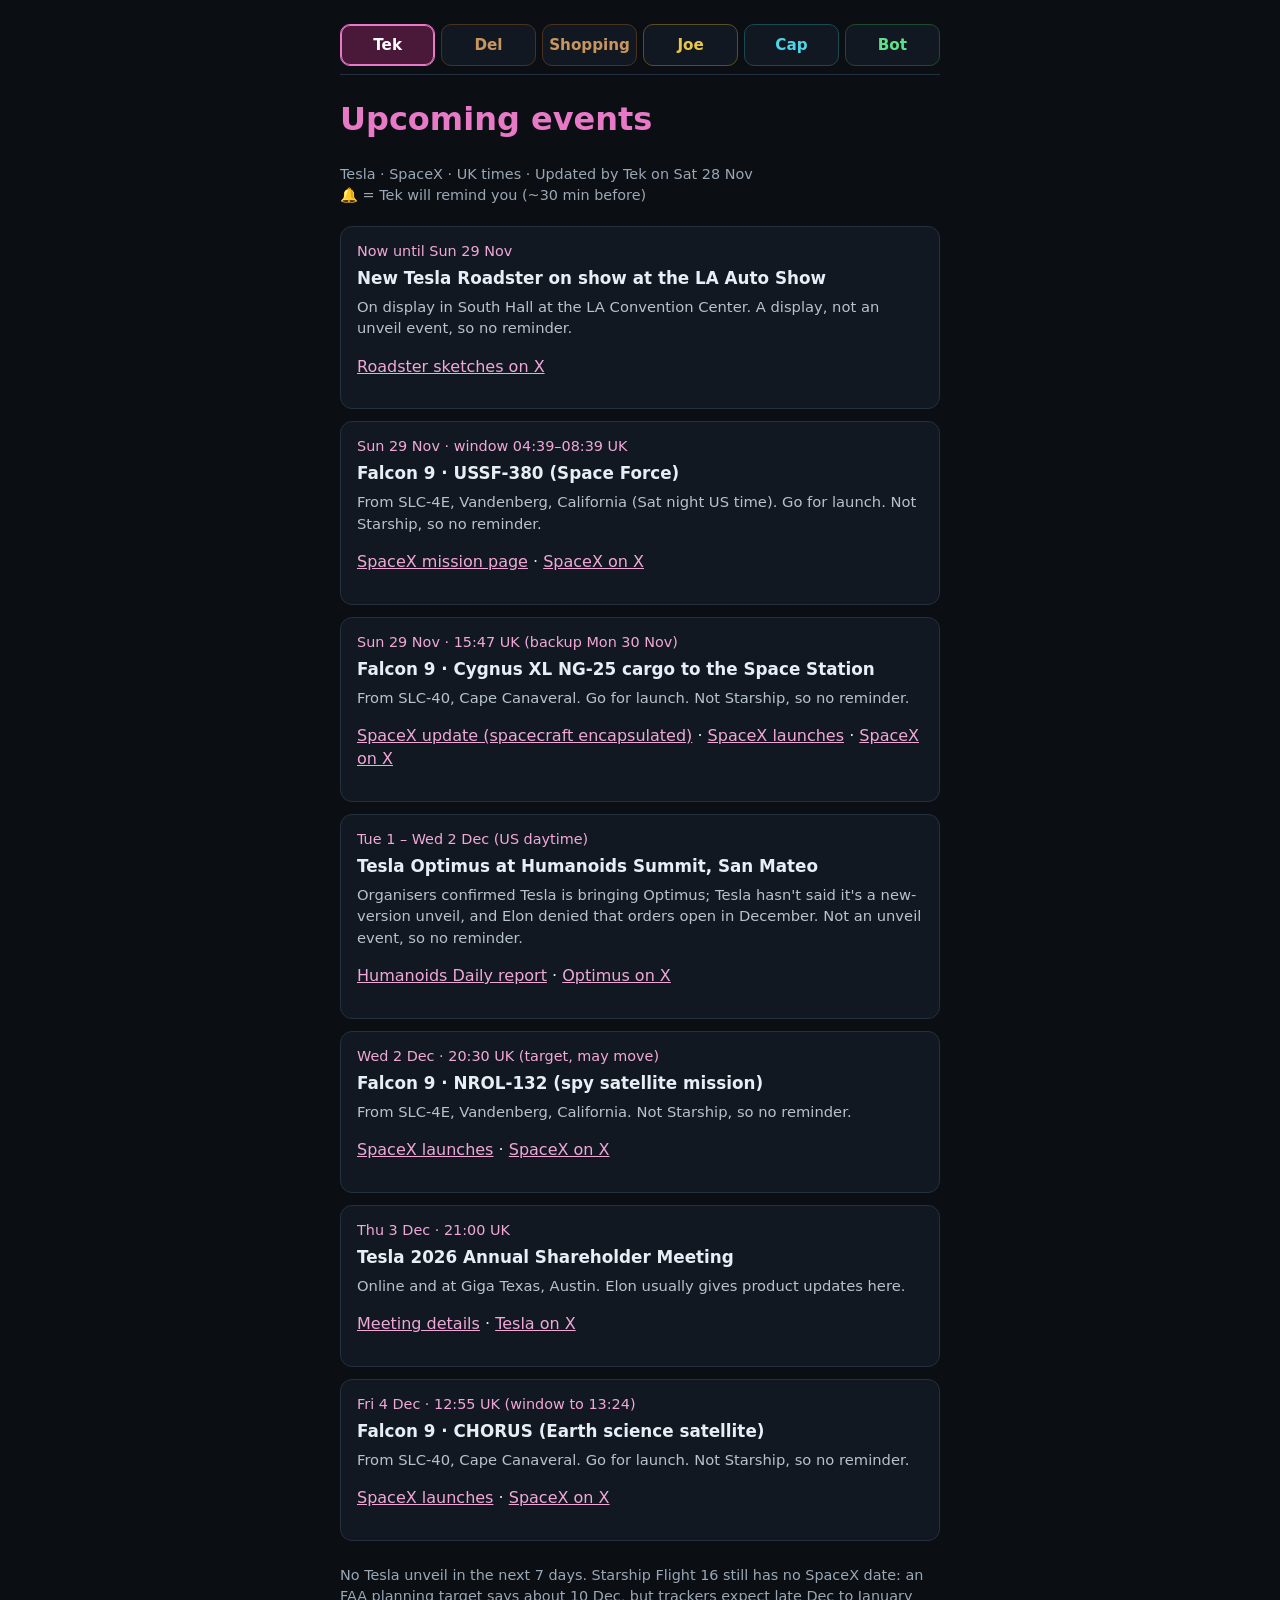
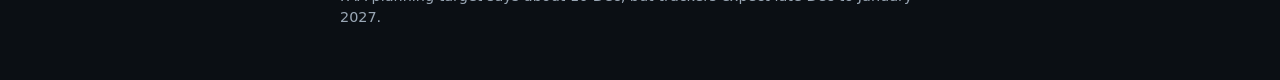
<file: tek.html>
<!DOCTYPE html>
<html lang="en">
<head>
  <meta charset="utf-8" />
  <meta name="viewport" content="width=device-width, initial-scale=1" />
  <title>Alex Hub · Tek</title>
  <link rel="stylesheet" href="styles.css" />
</head>
<body class="page-tek">
  <div class="wrap">
    <nav class="tabs" aria-label="Bots">
      <a class="tek active" href="tek.html">Tek</a>
      <a class="bob" href="bob.html">Del</a>
      <a class="list" href="shopping.html">Shopping</a>
      <a class="joe" href="joe.html">Joe</a>
      <a class="cap" href="cap.html">Cap</a>
      <a class="bot" href="bot.html">Bot</a>
    </nav>

    <h1>Upcoming events</h1>
    <p class="meta">Tesla · SpaceX · UK times · Updated by Tek on Sat 28 Nov<br />🔔 = Tek will remind you (~30 min before)</p>

    <div class="event">
      <div class="when">Now until Sun 29 Nov</div>
      <div class="title">New Tesla Roadster on show at the LA Auto Show</div>
      <p class="note">On display in South Hall at the LA Convention Center. A display, not an unveil event, so no reminder.</p>
      <p><a href="https://x.com/Tesla/status/2123523084171059513">Roadster sketches on X</a></p>
    </div>

    <div class="event">
      <div class="when">Sun 29 Nov · window 04:39–08:39 UK</div>
      <div class="title">Falcon 9 · USSF-380 (Space Force)</div>
      <p class="note">From SLC-4E, Vandenberg, California (Sat night US time). Go for launch. Not Starship, so no reminder.</p>
      <p><a href="https://www.spacex.com/launches/ussf380">SpaceX mission page</a> · <a href="https://x.com/SpaceX">SpaceX on X</a></p>
    </div>

    <div class="event">
      <div class="when">Sun 29 Nov · 15:47 UK (backup Mon 30 Nov)</div>
      <div class="title">Falcon 9 · Cygnus XL NG-25 cargo to the Space Station</div>
      <p class="note">From SLC-40, Cape Canaveral. Go for launch. Not Starship, so no reminder.</p>
      <p><a href="https://x.com/SpaceX/status/2125649126398591003">SpaceX update (spacecraft encapsulated)</a> · <a href="https://www.spacex.com/launches/">SpaceX launches</a> · <a href="https://x.com/SpaceX">SpaceX on X</a></p>
    </div>

    <div class="event">
      <div class="when">Tue 1 – Wed 2 Dec (US daytime)</div>
      <div class="title">Tesla Optimus at Humanoids Summit, San Mateo</div>
      <p class="note">Organisers confirmed Tesla is bringing Optimus; Tesla hasn't said it's a new-version unveil, and Elon denied that orders open in December. Not an unveil event, so no reminder.</p>
      <p><a href="https://www.humanoidsdaily.com/news/humanoids-summit-2026-tesla-optimus-partnership-san-mateo">Humanoids Daily report</a> · <a href="https://x.com/Tesla_Optimus">Optimus on X</a></p>
    </div>

    <div class="event">
      <div class="when">Wed 2 Dec · 20:30 UK (target, may move)</div>
      <div class="title">Falcon 9 · NROL-132 (spy satellite mission)</div>
      <p class="note">From SLC-4E, Vandenberg, California. Not Starship, so no reminder.</p>
      <p><a href="https://www.spacex.com/launches/">SpaceX launches</a> · <a href="https://x.com/SpaceX">SpaceX on X</a></p>
    </div>

    <div class="event">
      <div class="when">Thu 3 Dec · 21:00 UK</div>
      <div class="title">Tesla 2026 Annual Shareholder Meeting</div>
      <p class="note">Online and at Giga Texas, Austin. Elon usually gives product updates here.</p>
      <p><a href="https://www.votetesla.com/annual-meeting-details/">Meeting details</a> · <a href="https://x.com/Tesla">Tesla on X</a></p>
    </div>

    <div class="event">
      <div class="when">Fri 4 Dec · 12:55 UK (window to 13:24)</div>
      <div class="title">Falcon 9 · CHORUS (Earth science satellite)</div>
      <p class="note">From SLC-40, Cape Canaveral. Go for launch. Not Starship, so no reminder.</p>
      <p><a href="https://www.spacex.com/launches/">SpaceX launches</a> · <a href="https://x.com/SpaceX">SpaceX on X</a></p>
    </div>

    <p class="meta" style="margin-top:1.5rem">No Tesla unveil in the next 7 days. Starship Flight 16 still has no SpaceX date: an FAA planning target says about 10 Dec, but trackers expect late Dec to January 2027.</p>
  </div>
</body>
</html>
</file>
<file: styles.css>
:root { color-scheme: light dark; }
* { box-sizing: border-box; }
body {
  font-family: system-ui, -apple-system, Segoe UI, Roboto, sans-serif;
  margin: 0;
  padding: 0;
  line-height: 1.45;
  background: #0b0f14;
  color: #e8eef5;
}
.wrap {
  max-width: 40rem;
  margin-inline: auto;
  padding: 0.75rem 1.25rem 2rem;
}
.tabs {
  display: flex;
  flex-wrap: wrap;
  gap: 0.35rem;
  position: sticky;
  top: 0;
  z-index: 10;
  background: #0b0f14;
  padding: 0.75rem 0 0.5rem;
  border-bottom: 1px solid #243040;
  margin-bottom: 1rem;
}
.tabs a {
  flex: 1;
  text-align: center;
  text-decoration: none;
  color: #9aa7b5;
  font-weight: 600;
  font-size: 0.95rem;
  padding: 0.55rem 0.4rem;
  border-radius: 10px;
  background: #121821;
  border: 1px solid #243040;
}
/* Bot colours from Grok Bot profiles */
.tabs a.tek { color: #e879c7; border-color: #5a2a4a; }
.tabs a.bob { color: #c8955f; border-color: #4a3220; }
.tabs a.joe { color: #e8c84a; border-color: #5a4f20; }
.tabs a.active.tek {
  color: #fff;
  background: #4a1838;
  border-color: #e879c7;
  box-shadow: 0 0 0 1px #e879c7 inset;
}
.tabs a.active.bob {
  color: #fff;
  background: #3a2616;
  border-color: #c8955f;
  box-shadow: 0 0 0 1px #c8955f inset;
}
.tabs a.active.joe {
  color: #1a1600;
  background: #e8c84a;
  border-color: #e8c84a;
}
body.page-tek h1 { color: #e879c7; }
body.page-bob h1 { color: #c8955f; }
body.page-joe h1 { color: #e8c84a; }
.event, .card {
  border: 1px solid #243040;
  border-radius: 12px;
  padding: 0.9rem 1rem;
  margin: 0.75rem 0;
  background: #121821;
}
body.page-tek .event.soon { border-color: #e879c7; }
body.page-bob .event.soon, body.page-bob .card.highlight, body.page-bob .card.soon { border-color: #c8955f; }
body.page-joe .event.soon, body.page-joe .card.highlight { border-color: #e8c84a; }
.when { color: #9ec1ff; font-size: 0.9rem; margin-bottom: 0.25rem; }
body.page-tek .when { color: #f0a8d8; }
body.page-bob .when { color: #e3bc8f; }
body.page-bob a { color: #e3bc8f; }
body.page-joe .when { color: #f0d878; }
.title { font-weight: 650; font-size: 1.05rem; }
.note { color: #b7c2cd; font-size: 0.92rem; margin-top: 0.35rem; }
.meta { color: #9aa7b5; font-size: 0.9rem; margin-bottom: 1.25rem; }
a { color: #7db3ff; }
body.page-tek a { color: #f0a8d8; }
body.page-joe a { color: #f0d878; }
.placeholder {
  color: #9aa7b5;
  border: 1px dashed #243040;
  border-radius: 12px;
  padding: 1.25rem 1rem;
  background: #10161e;
}

.bell { font-style: normal; margin-left: 0.25rem; }

.tabs a.cap { color: #4fd4e8; border-color: #1a4a52; }
.tabs a.active.cap {
  color: #041418;
  background: #4fd4e8;
  border-color: #4fd4e8;
}
body.page-cap h1 { color: #4fd4e8; }
body.page-cap .event.soon, body.page-cap .card.highlight { border-color: #4fd4e8; }
body.page-cap .when { color: #9ae8f2; }
body.page-cap a { color: #9ae8f2; }

.tabs a.bot { color: #5ee08a; border-color: #1f4a2c; }
.tabs a.active.bot {
  color: #04140a;
  background: #5ee08a;
  border-color: #5ee08a;
}
body.page-bot h1 { color: #5ee08a; }
body.page-bot .event.soon, body.page-bot .card.highlight { border-color: #5ee08a; }
body.page-bot .when { color: #a3f0bd; }
body.page-bot a { color: #a3f0bd; }

.tabs a.list { color: #c8955f; border-color: #4a3220; }
.tabs a.active.list {
  color: #fff;
  background: #3a2616;
  border-color: #c8955f;
  box-shadow: 0 0 0 1px #c8955f inset;
}
</file>
